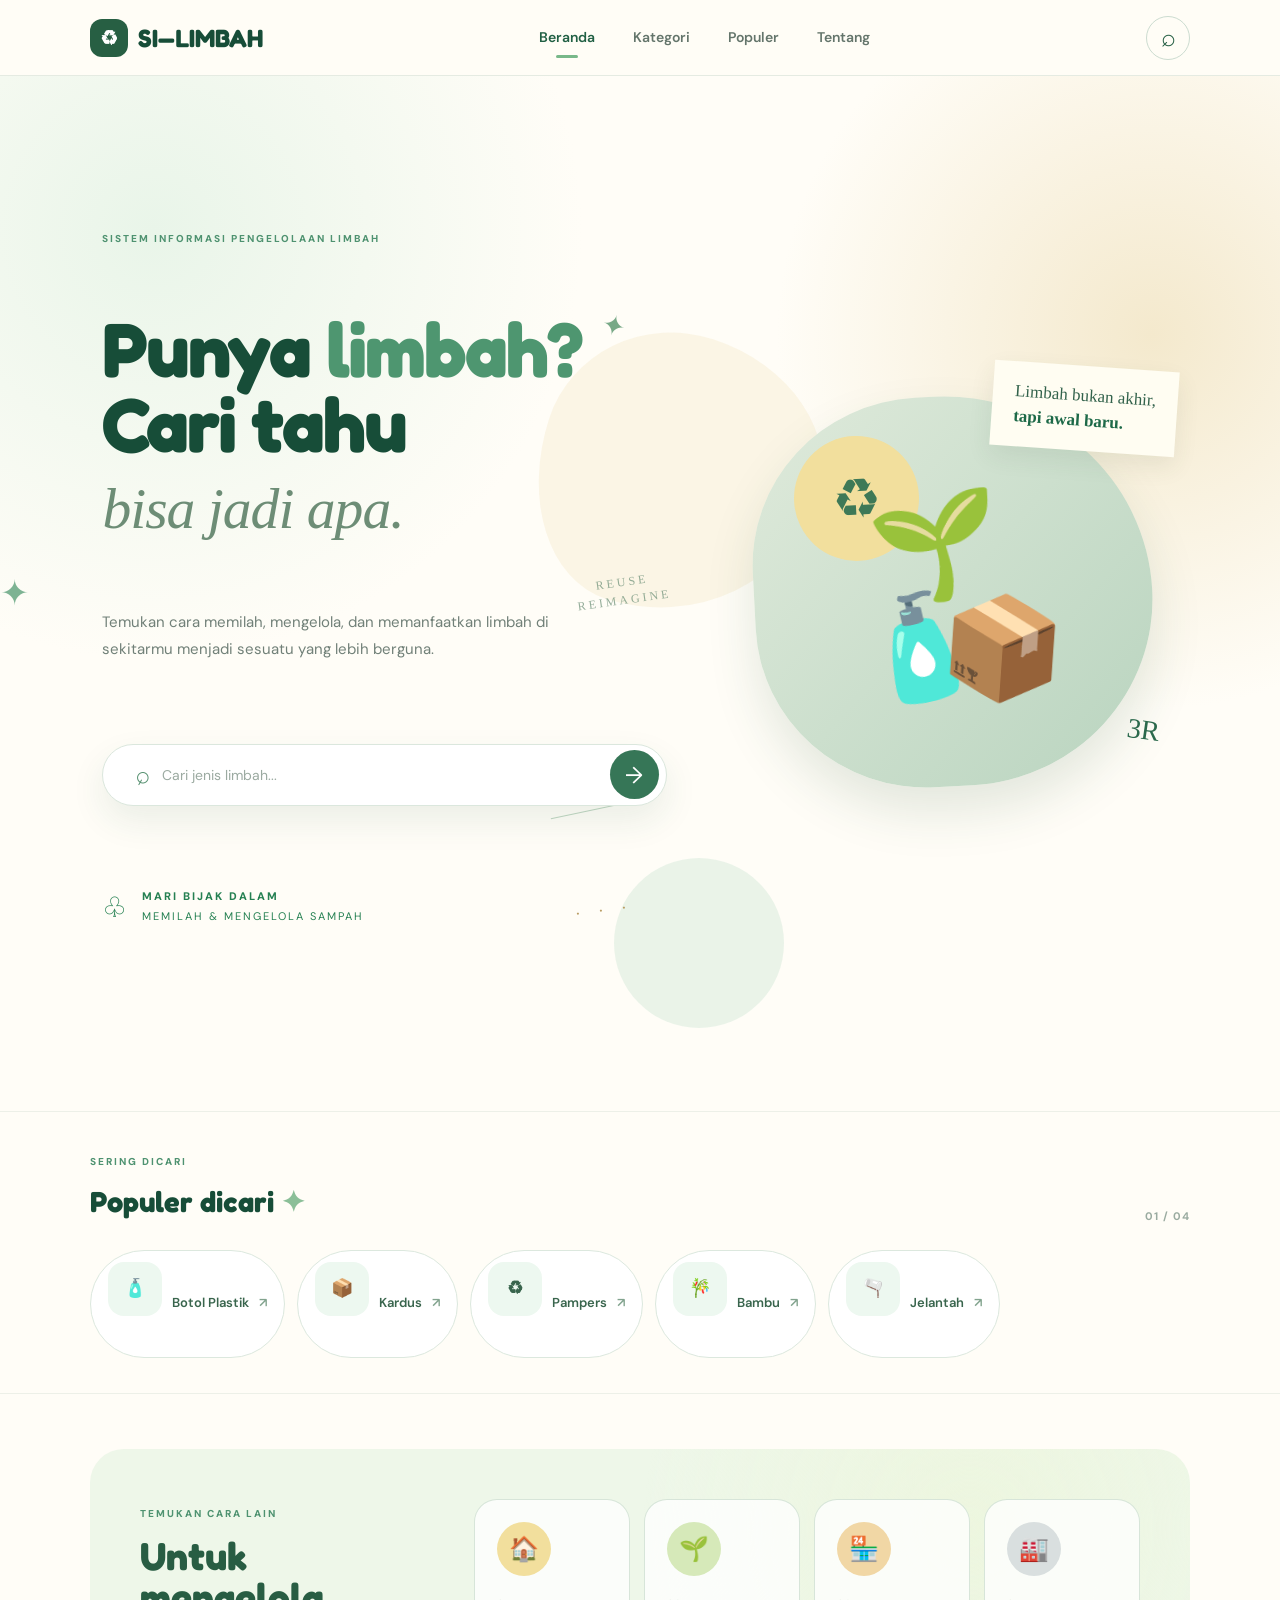
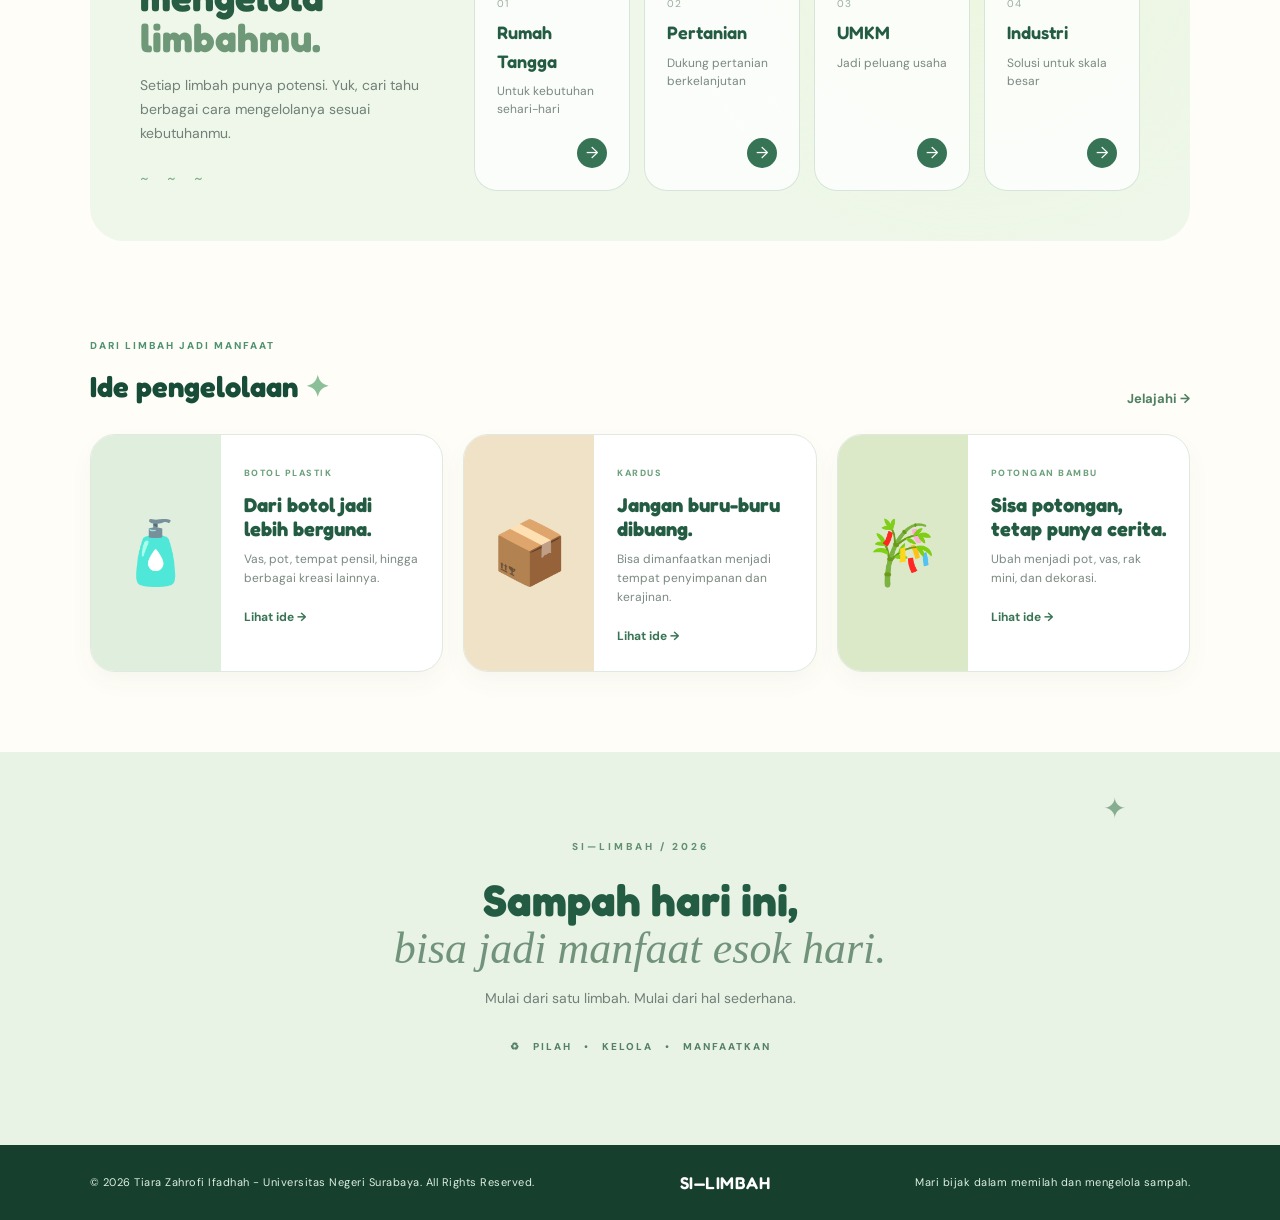
<file: index.html>
<!DOCTYPE html>
<html lang="id">

<head>

    <meta charset="UTF-8">

    <meta
        name="viewport"
        content="width=device-width, initial-scale=1.0"
    >

    <title>SI—LIMBAH</title>

    <link
        rel="stylesheet"
        href="css/style.css"
    >

</head>


<body>


<!-- =====================================================
     NAVBAR
===================================================== -->

<header class="home-navbar">

    <a
        href="index.html"
        class="home-logo"
    >
        <span class="logo-mark">♻</span>

        <span>
            SI—LIMBAH
        </span>
    </a>


    <nav class="home-nav">

        <a
            href="index.html"
            class="active"
        >
            Beranda
        </a>

        <a href="#kategori">
            Kategori
        </a>

        <a href="#popular">
            Populer
        </a>

        <a href="#tentang">
            Tentang
        </a>

    </nav>


    <a
        href="#search"
        class="nav-search"
    >
        <span>⌕</span>
    </a>

</header>



<!-- =====================================================
     HERO
===================================================== -->

<main>


<section class="home-hero">

    <div class="hero-decoration hero-leaf">
        ✦
    </div>
    <div class="hero-center-doodle doodle-one">
    ✦
</div>

<div class="hero-center-doodle doodle-two">
    · · ·
</div>

<div class="hero-center-text">
    REUSE
    <br>
    REIMAGINE
</div>

<div class="hero-center-line"></div>


    <div class="hero-content">

        <span class="hero-small-label">
            SISTEM INFORMASI PENGELOLAAN LIMBAH
        </span>


        <h1>

            Punya
            <span>limbah?</span>

            <br>

            Cari tahu
            <em>bisa jadi apa.</em>

        </h1>


        <p class="hero-description">

            Temukan cara memilah, mengelola,
            dan memanfaatkan limbah di sekitarmu
            menjadi sesuatu yang lebih berguna.

        </p>



        <!-- SEARCH -->

        <div
            class="home-search"
            id="search"
        >

            <span class="search-icon">
                ⌕
            </span>


            <input
                type="text"
                id="homeSearchInput"
                placeholder="Cari jenis limbah..."
                autocomplete="off"
            >


            <button
                type="button"
                onclick="searchFromHome()"
            >
                →
            </button>

        </div>



        <!-- TAGLINE -->

        <div class="hero-tagline">

            <span class="tagline-icon">
                ♧
            </span>

            <div>

                <strong>
                    MARI BIJAK DALAM
                </strong>

                <span>
                    MEMILAH & MENGELOLA SAMPAH
                </span>

            </div>

        </div>

    </div>



    <!-- HERO VISUAL -->

    <div class="hero-visual">

        <div class="visual-paper">

            <div class="visual-circle">
                ♻
            </div>

            <div class="visual-bottle">
                🧴
            </div>

            <div class="visual-box">
                📦
            </div>

            <div class="visual-plant">
                🌱
            </div>

        </div>


        <div class="visual-note">

            Limbah bukan akhir,

            <br>

            <strong>
                tapi awal baru.
            </strong>

        </div>


        <div class="visual-doodle">
            3R
        </div>

    </div>

</section>



<!-- =====================================================
     POPULAR
===================================================== -->

<section
    class="popular-section"
    id="popular"
>

    <div class="section-title-row">

<!-- =====================================================
     HASIL PENCARIAN (dihasilkan oleh js/script.js)
===================================================== -->

<section class="result-section" id="hasil" style="display:none;">

    <div class="section-title-row">

        <div>

            <span class="mini-label">
                HASIL PENCARIAN
            </span>

            <h2 id="resultTitle">
                Hasil pencarian
            </h2>

        </div>

    </div>

    <div id="resultContainer" class="result-list">

        <!-- Hasil akan disisipkan di sini oleh script.js -->

    </div>

</section>

<!-- Halaman detail (placeholder untuk script.js) -->
<div id="detailPage" style="display:none;">

    <button id="backToResults" class="back-button">
        ← Kembali ke hasil
    </button>

    <header id="detailPageHeader"></header>

    <div id="decisionSection" style="display:block;">

        <button id="sortingChoice" class="decision-button">Cara Pemilahan</button>

        <button id="managementChoice" class="decision-button">Pengelolaan</button>

    </div>

    <div id="sortingPage" style="display:none;"></div>

    <div id="managementPage" style="display:none;"></div>

</div>

        <div>

            <span class="mini-label">
                SERING DICARI
            </span>

            <h2>
                Populer dicari
                <span>✦</span>
            </h2>

        </div>


        <span class="section-number">
            01 / 04
        </span>

    </div>


    <div class="popular-list">


        <button
            class="popular-item"
            onclick="searchPopular('Botol Plastik')"
        >

            <span class="popular-icon">
                🧴
            </span>

            <span>
                Botol Plastik
            </span>

            <span class="popular-arrow">
                ↗
            </span>

        </button>



        <button
            class="popular-item"
            onclick="searchPopular('Kardus')"
        >

            <span class="popular-icon">
                📦
            </span>

            <span>
                Kardus
            </span>

            <span class="popular-arrow">
                ↗
            </span>

        </button>



        <button
            class="popular-item"
            onclick="searchPopular('Pampers')"
        >

            <span class="popular-icon">
                ♻
            </span>

            <span>
                Pampers
            </span>

            <span class="popular-arrow">
                ↗
            </span>

        </button>



        <button
            class="popular-item"
            onclick="searchPopular('Potongan Bambu')"
        >

            <span class="popular-icon">
                🎋
            </span>

            <span>
                Bambu
            </span>

            <span class="popular-arrow">
                ↗
            </span>

        </button>



        <button
            class="popular-item"
            onclick="searchPopular('Minyak Jelantah')"
        >

            <span class="popular-icon">
                🫗
            </span>

            <span>
                Jelantah
            </span>

            <span class="popular-arrow">
                ↗
            </span>

        </button>

    </div>

</section>



<!-- =====================================================
     KATEGORI
===================================================== -->

<section
    class="category-section"
    id="kategori"
>

    <div class="category-intro">

        <span class="mini-label">
            TEMUKAN CARA LAIN
        </span>


        <h2>

            Untuk mengelola
            <br>

            <span>limbahmu.</span>

        </h2>


        <p>

            Setiap limbah punya potensi.
            Yuk, cari tahu berbagai cara
            mengelolanya sesuai kebutuhanmu.

        </p>


        <div class="little-line">
            ~ ~ ~
        </div>

    </div>



    <div class="category-grid">


        <a
            href="#"
            class="category-card category-home"
        >

            <div class="category-icon">
                🏠
            </div>

            <span class="category-number">
                01
            </span>

            <h3>
                Rumah Tangga
            </h3>

            <p>
                Untuk kebutuhan
                sehari-hari
            </p>

            <span class="category-arrow">
                →
            </span>

        </a>



        <a
            href="#"
            class="category-card category-farm"
        >

            <div class="category-icon">
                🌱
            </div>

            <span class="category-number">
                02
            </span>

            <h3>
                Pertanian
            </h3>

            <p>
                Dukung pertanian
                berkelanjutan
            </p>

            <span class="category-arrow">
                →
            </span>

        </a>



        <a
            href="#"
            class="category-card category-umkm"
        >

            <div class="category-icon">
                🏪
            </div>

            <span class="category-number">
                03
            </span>

            <h3>
                UMKM
            </h3>

            <p>
                Jadi peluang
                usaha
            </p>

            <span class="category-arrow">
                →
            </span>

        </a>



        <a
            href="#"
            class="category-card category-industry"
        >

            <div class="category-icon">
                🏭
            </div>

            <span class="category-number">
                04
            </span>

            <h3>
                Industri
            </h3>

            <p>
                Solusi untuk
                skala besar
            </p>

            <span class="category-arrow">
                →
            </span>

        </a>

    </div>

</section>



<!-- =====================================================
     IDE PENGELOLAAN
===================================================== -->

<section
    class="idea-section"
    id="tentang"
>

    <div class="section-title-row">

        <div>

            <span class="mini-label">
                DARI LIMBAH JADI MANFAAT
            </span>

            <h2>
                Ide pengelolaan
                <span>✦</span>
            </h2>

        </div>


        <span class="idea-note">
            Jelajahi →
        </span>

    </div>



    <div class="idea-grid">


        <a
            href="detail.html?waste=Botol%20Plastik"
            class="idea-card"
        >

            <div class="idea-image idea-bottle">
                🧴
            </div>

            <div class="idea-content">

                <span>
                    BOTOL PLASTIK
                </span>

                <h3>
                    Dari botol
                    jadi lebih berguna.
                </h3>

                <p>
                    Vas, pot, tempat pensil,
                    hingga berbagai kreasi lainnya.
                </p>

                <strong>
                    Lihat ide →
                </strong>

            </div>

        </a>



        <a
            href="detail.html?waste=Kardus"
            class="idea-card"
        >

            <div class="idea-image idea-cardboard">
                📦
            </div>

            <div class="idea-content">

                <span>
                    KARDUS
                </span>

                <h3>
                    Jangan buru-buru
                    dibuang.
                </h3>

                <p>
                    Bisa dimanfaatkan menjadi
                    tempat penyimpanan dan kerajinan.
                </p>

                <strong>
                    Lihat ide →
                </strong>

            </div>

        </a>



        <a
            href="detail.html?waste=Potongan%20Bambu"
            class="idea-card"
        >

            <div class="idea-image idea-bamboo">
                🎋
            </div>

            <div class="idea-content">

                <span>
                    POTONGAN BAMBU
                </span>

                <h3>
                    Sisa potongan,
                    tetap punya cerita.
                </h3>

                <p>
                    Ubah menjadi pot, vas,
                    rak mini, dan dekorasi.
                </p>

                <strong>
                    Lihat ide →
                </strong>

            </div>

        </a>


    </div>

</section>



<!-- =====================================================
     CLOSING
===================================================== -->

<section class="home-closing">

    <div class="closing-decoration">
        ✦
    </div>


    <span>
        SI—LIMBAH / 2026
    </span>


    <h2>

        Sampah hari ini,

        <br>

        <em>
            bisa jadi manfaat esok hari.
        </em>

    </h2>


    <p>
        Mulai dari satu limbah.
        Mulai dari hal sederhana.
    </p>


    <div class="closing-line">
        ♻ &nbsp; PILAH &nbsp; • &nbsp; KELOLA &nbsp; • &nbsp; MANFAATKAN
    </div>

</section>
<footer class="home-footer">

    <span>
        © 2026 Tiara Zahrofi Ifadhah - Universitas Negeri Surabaya. All Rights Reserved.
    </span>

    <span>
        SI—LIMBAH
    </span>

    <span>
        Mari bijak dalam memilah dan mengelola sampah.
    </span>

</footer>


</main>



<!-- =====================================================
     SCRIPT
===================================================== -->

<script src="js/data.js"></script>
<script src="js/script.js"></script>


<script>

function searchFromHome() {

    const input =
        document.getElementById(
            "homeSearchInput"
        );

    const keyword =
        input.value.trim();

    if (!keyword) {

        input.focus();

        return;

    }

    window.location.href =
        "index.html?search=" +
        encodeURIComponent(keyword);

}


function searchPopular(name) {

    window.location.href =
        "index.html?search=" +
        encodeURIComponent(name);

}


document
    .getElementById("homeSearchInput")
    .addEventListener(
        "keydown",
        function(event) {

            if (event.key === "Enter") {

                searchFromHome();

            }

        }
    );

</script>


</body>

</html>
</file>
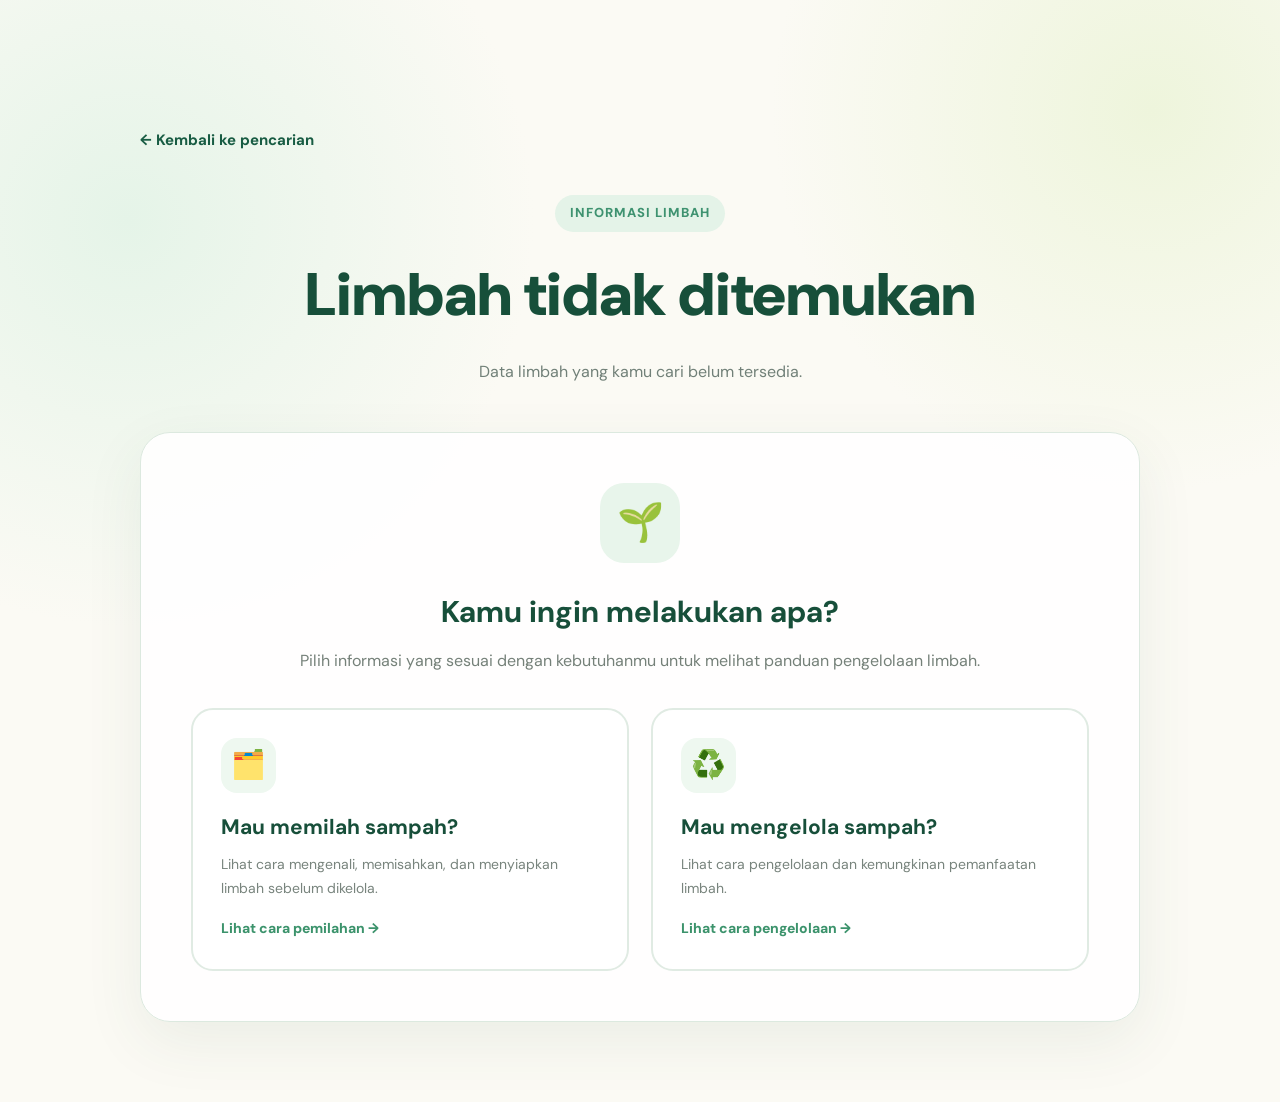
<file: detail.html>
<!DOCTYPE html>
<html lang="id">

<head>
    <meta charset="UTF-8">
    <meta name="viewport" content="width=device-width, initial-scale=1.0">

    <title>Detail Limbah | SI-LIMBAH</title>

    <link rel="stylesheet" href="css/style.css">

    <style>
        .detail-page {
            min-height: 100vh;
            background:
                radial-gradient(circle at 10% 20%, #e5f4e8 0, transparent 28%),
                radial-gradient(circle at 90% 10%, #eef5dc 0, transparent 25%),
                #fbfaf4;

            padding: 120px 20px 80px;
        }

        .detail-container {
            max-width: 1000px;
            margin: auto;
        }

        .back-button {
            display: inline-flex;
            align-items: center;
            gap: 8px;
            text-decoration: none;
            color: #185c43;
            font-weight: 700;
            margin-bottom: 35px;
        }

        .detail-header {
            text-align: center;
            margin-bottom: 45px;
        }

        .detail-label {
            display: inline-block;
            padding: 8px 15px;
            background: #e4f3e8;
            color: #3e9270;
            border-radius: 50px;
            font-size: 13px;
            font-weight: 800;
            letter-spacing: 1px;
            margin-bottom: 15px;
        }

        .detail-header h1 {
            font-size: clamp(36px, 5vw, 60px);
            color: #174f3a;
            margin: 0 0 15px;
            font-weight: 900;
        }

        .detail-header p {
            max-width: 650px;
            margin: auto;
            color: #718078;
            line-height: 1.8;
        }

        .validation-box {
            background: rgba(255,255,255,0.9);
            border: 1px solid #dce9df;
            border-radius: 30px;
            padding: 50px;
            box-shadow: 0 20px 60px rgba(45, 93, 68, 0.08);
            text-align: center;
        }

        .validation-icon {
            width: 80px;
            height: 80px;
            margin: 0 auto 25px;
            display: flex;
            align-items: center;
            justify-content: center;
            border-radius: 24px;
            background: #e8f5eb;
            font-size: 38px;
        }

        .validation-box h2 {
            color: #174f3a;
            font-size: 30px;
            margin-bottom: 12px;
        }

        .validation-box > p {
            color: #758179;
            margin-bottom: 35px;
        }

        .validation-options {
            display: grid;
            grid-template-columns: repeat(2, 1fr);
            gap: 22px;
            text-align: left;
        }

        .validation-option {
            border: 2px solid #e0ebe3;
            background: #ffffff;
            border-radius: 22px;
            padding: 28px;
            cursor: pointer;
            transition: 0.25s;
            text-decoration: none;
            color: inherit;
        }

        .validation-option:hover {
            transform: translateY(-5px);
            border-color: #78b995;
            box-shadow: 0 15px 35px rgba(40, 105, 73, 0.10);
        }

        .option-icon {
            width: 55px;
            height: 55px;
            display: flex;
            align-items: center;
            justify-content: center;
            background: #eef8f0;
            border-radius: 16px;
            font-size: 28px;
            margin-bottom: 18px;
        }

        .validation-option h3 {
            color: #174f3a;
            font-size: 21px;
            margin-bottom: 8px;
        }

        .validation-option p {
            color: #78847d;
            font-size: 14px;
            line-height: 1.7;
            margin-bottom: 15px;
        }

        .option-arrow {
            color: #3c936c;
            font-weight: 800;
            font-size: 14px;
        }

        @media (max-width: 700px) {

            .detail-page {
                padding: 100px 15px 50px;
            }

            .validation-box {
                padding: 30px 20px;
            }

            .validation-options {
                grid-template-columns: 1fr;
            }

        }
    </style>
</head>


<body>

    <main class="detail-page">

        <div class="detail-container">

            <a href="index.html" class="back-button">
                ← Kembali ke pencarian
            </a>


            <div class="detail-header">

                <span class="detail-label">
                    INFORMASI LIMBAH
                </span>

                <h1 id="wasteName">
                    Limbah
                </h1>

                <p id="wasteDescription">
                    Pilih informasi yang ingin kamu ketahui
                    mengenai limbah ini.
                </p>

            </div>


            <section class="validation-box">

                <div class="validation-icon">
                    🌱
                </div>

                <h2>
                    Kamu ingin melakukan apa?
                </h2>

                <p>
                    Pilih informasi yang sesuai dengan kebutuhanmu
                    untuk melihat panduan pengelolaan limbah.
                </p>


                <div class="validation-options">

                    <!-- PILAH -->

                    <a
                        href="#"
                        id="pilahButton"
                        class="validation-option"
                    >

                        <div class="option-icon">
                            🗂️
                        </div>

                        <h3>
                            Mau memilah sampah?
                        </h3>

                        <p>
                            Lihat cara mengenali, memisahkan,
                            dan menyiapkan limbah sebelum dikelola.
                        </p>

                        <span class="option-arrow">
                            Lihat cara pemilahan →
                        </span>

                    </a>


                    <!-- KELOLA -->

                    <a
                        href="#"
                        id="kelolaButton"
                        class="validation-option"
                    >

                        <div class="option-icon">
                            ♻️
                        </div>

                        <h3>
                            Mau mengelola sampah?
                        </h3>

                        <p>
                            Lihat cara pengelolaan dan kemungkinan
                            pemanfaatan limbah.
                        </p>

                        <span class="option-arrow">
                            Lihat cara pengelolaan →
                        </span>

                    </a>

                </div>

            </section>

        </div>

    </main>


    <!-- DATA LIMBAH -->

    <script src="js/data.js"></script>


    <script>

const params =
    new URLSearchParams(window.location.search);

const wasteName =
    params.get("waste");

const normalizedWasteName =
    wasteName
        ? wasteName
            .replace(/-/g, " ")
            .trim()
            .toLowerCase()
        : "";

const waste =
    wasteData.find(function(item) {

        return item.name
            .trim()
            .toLowerCase() === normalizedWasteName;

    });


        if (waste) {

            document.getElementById("wasteName").textContent =
                waste.name;

            document.getElementById("wasteDescription").textContent =
                waste.description;


            document.getElementById("pilahButton").href =
                "proses.html?mode=pilah&waste=" +
                encodeURIComponent(waste.name);


            document.getElementById("kelolaButton").href =
                "proses.html?mode=kelola&waste=" +
                encodeURIComponent(waste.name);

        } else {

            document.getElementById("wasteName").textContent =
                "Limbah tidak ditemukan";

            document.getElementById("wasteDescription").textContent =
                "Data limbah yang kamu cari belum tersedia.";

        }

    </script>

</body>

</html>
</file>
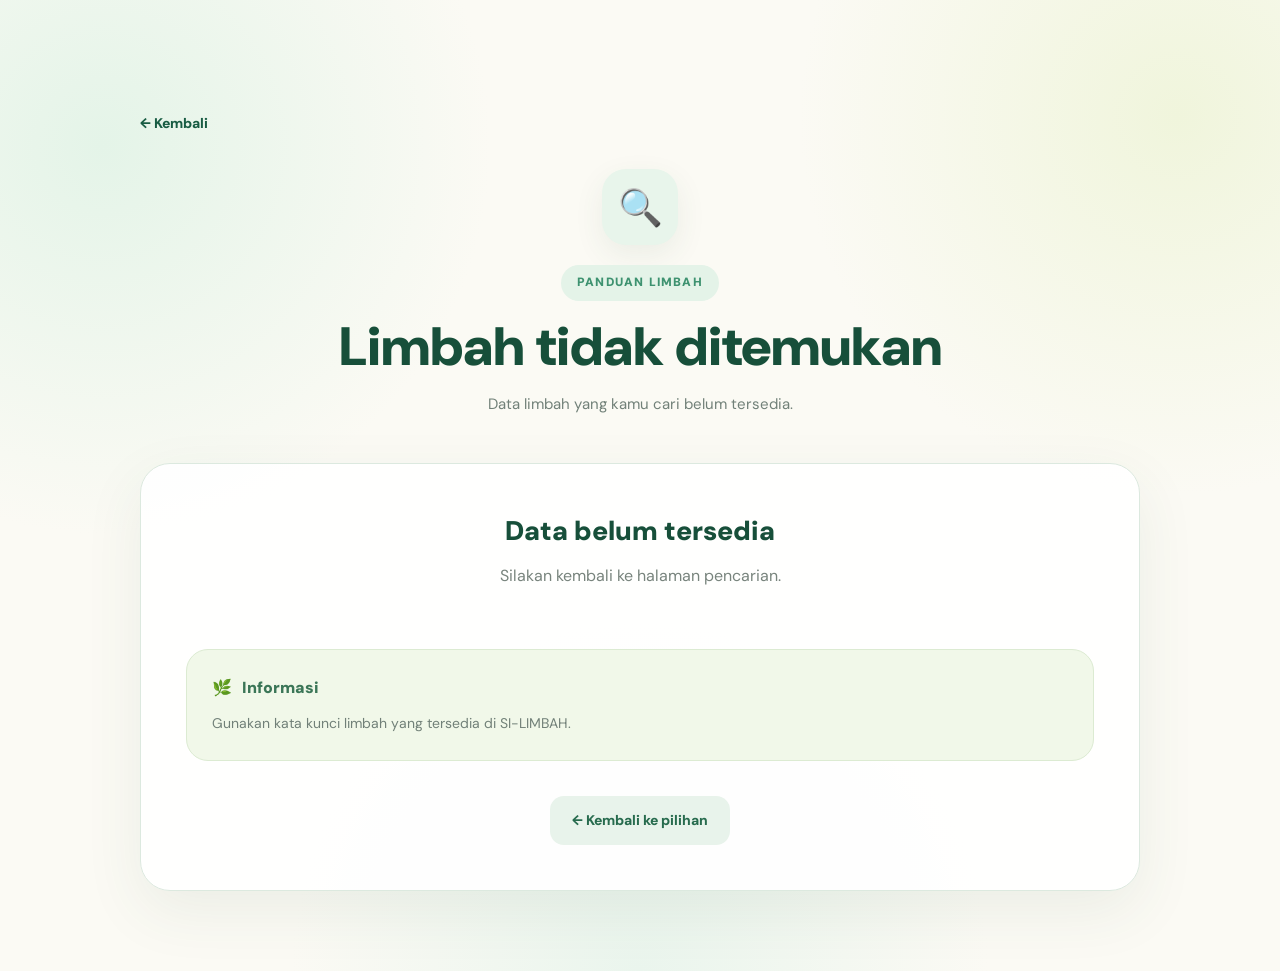
<file: proses.html>
<!DOCTYPE html>
<html lang="id">

<head>
    <meta charset="UTF-8">
    <meta name="viewport" content="width=device-width, initial-scale=1.0">

    <title>Panduan Limbah | SI-LIMBAH</title>

    <link rel="stylesheet" href="css/style.css">

    <style>

        /* =========================================
           HALAMAN PROSES
        ========================================= */

        .process-page {
            min-height: 100vh;

            background:
                radial-gradient(
                    circle at 8% 15%,
                    #e4f4e8 0,
                    transparent 27%
                ),
                radial-gradient(
                    circle at 92% 12%,
                    #f0f5dc 0,
                    transparent 26%
                ),
                radial-gradient(
                    circle at 50% 100%,
                    #eaf5ed 0,
                    transparent 30%
                ),
                #fbfaf4;

            padding: 110px 20px 80px;
        }


        .process-container {
            max-width: 1000px;
            margin: auto;
        }


        /* =========================================
           BACK BUTTON
        ========================================= */

        .process-back {
            display: inline-flex;
            align-items: center;
            gap: 8px;

            text-decoration: none;

            color: #185c43;

            font-size: 14px;
            font-weight: 800;

            margin-bottom: 35px;

            transition: 0.2s;
        }


        .process-back:hover {
            transform: translateX(-4px);
        }


        /* =========================================
           HEADER
        ========================================= */

        .process-header {
            text-align: center;

            margin-bottom: 45px;
        }


        .process-label {
            display: inline-block;

            padding: 8px 16px;

            background: #e4f3e8;
            color: #3e9270;

            border-radius: 50px;

            font-size: 12px;
            font-weight: 900;

            letter-spacing: 1.2px;

            margin-bottom: 16px;
        }


        .process-icon {
            width: 76px;
            height: 76px;

            margin: 0 auto 20px;

            display: flex;
            align-items: center;
            justify-content: center;

            background: #e8f5eb;

            border-radius: 24px;

            font-size: 36px;

            box-shadow:
                0 10px 30px
                rgba(45, 93, 68, 0.08);
        }


        .process-header h1 {
            color: #174f3a;

            font-size: clamp(34px, 5vw, 54px);

            line-height: 1.1;

            margin: 0 0 15px;

            font-weight: 900;
        }


        .process-header p {
            max-width: 650px;

            margin: auto;

            color: #718078;

            line-height: 1.8;

            font-size: 15px;
        }


        /* =========================================
           MAIN CONTENT
        ========================================= */

        .guide-box {
            background: rgba(255, 255, 255, 0.92);

            border: 1px solid #dce9df;

            border-radius: 30px;

            padding: 45px;

            box-shadow:
                0 20px 60px
                rgba(45, 93, 68, 0.08);
        }


        .guide-title {
            text-align: center;

            color: #174f3a;

            font-size: 27px;

            margin: 0 0 10px;

            font-weight: 900;
        }


        .guide-description {
            text-align: center;

            max-width: 650px;

            margin: 0 auto 35px;

            color: #78847d;

            line-height: 1.7;
        }


        /* =========================================
           STEP CARDS
        ========================================= */

        .steps {
            display: grid;

            grid-template-columns:
                repeat(2, 1fr);

            gap: 20px;
        }


        .step-card {
            position: relative;

            background: #fbfdfb;

            border: 1px solid #dfebe2;

            border-radius: 22px;

            padding: 25px;

            transition: 0.25s;
        }


        .step-card:hover {
            transform: translateY(-4px);

            border-color: #9bcbb0;

            box-shadow:
                0 12px 30px
                rgba(45, 93, 68, 0.08);
        }


        .step-number {
            width: 42px;
            height: 42px;

            display: flex;
            align-items: center;
            justify-content: center;

            background: #e4f3e8;

            color: #347b5c;

            border-radius: 14px;

            font-size: 16px;
            font-weight: 900;

            margin-bottom: 18px;
        }


        .step-card h3 {
            color: #174f3a;

            font-size: 19px;

            margin: 0 0 9px;

            font-weight: 800;
        }


        .step-card p {
            color: #78847d;

            font-size: 14px;

            line-height: 1.75;

            margin: 0;
        }


        /* =========================================
           TIPS
        ========================================= */

        .tips-box {
            margin-top: 25px;

            background: #f1f8e9;

            border: 1px solid #dcebd2;

            border-radius: 22px;

            padding: 25px;
        }


        .tips-title {
            display: flex;

            align-items: center;

            gap: 10px;

            color: #3b7657;

            font-size: 16px;

            font-weight: 900;

            margin-bottom: 10px;
        }


        .tips-box p {
            color: #718078;

            font-size: 14px;

            line-height: 1.75;

            margin: 0;
        }


        /* =========================================
           BOTTOM BUTTON
        ========================================= */

        .bottom-navigation {
            display: flex;

            justify-content: center;

            gap: 15px;

            margin-top: 35px;
        }


        .back-detail-button {
            display: inline-flex;

            align-items: center;
            justify-content: center;

            padding: 13px 22px;

            border-radius: 14px;

            background: #e8f3eb;

            color: #276b4e;

            text-decoration: none;

            font-size: 14px;

            font-weight: 800;

            transition: 0.2s;
        }


        .back-detail-button:hover {
            transform: translateY(-2px);

            background: #dcefe2;
        }


        /* =========================================
           RESPONSIVE
        ========================================= */

        @media (max-width: 700px) {

            .process-page {
                padding: 90px 15px 50px;
            }


            .guide-box {
                padding: 30px 20px;
            }


            .steps {
                grid-template-columns: 1fr;
            }


            .process-header h1 {
                font-size: 38px;
            }

        }

    </style>
</head>


<body>

    <main class="process-page">

        <div class="process-container">

            <!-- KEMBALI -->
            <a
                href="#"
                id="backButton"
                class="process-back"
            >
                ← Kembali
            </a>


            <!-- HEADER -->
            <header class="process-header">

                <div
                    class="process-icon"
                    id="processIcon"
                >
                    🌱
                </div>


                <span class="process-label">
                    PANDUAN LIMBAH
                </span>


                <h1 id="processTitle">
                    Panduan Limbah
                </h1>


                <p id="processDescription">
                    Informasi mengenai pengelolaan limbah.
                </p>

            </header>


            <!-- CONTENT -->
            <section class="guide-box">

                <h2
                    class="guide-title"
                    id="guideTitle"
                >
                    Langkah yang dapat dilakukan
                </h2>


                <p
                    class="guide-description"
                    id="guideDescription"
                >
                    Ikuti langkah berikut sesuai dengan jenis
                    limbah yang kamu miliki.
                </p>


                <!-- LANGKAH -->
                <div
                    class="steps"
                    id="stepsContainer"
                >
                </div>


                <!-- TIPS -->
                <div class="tips-box">

                    <div class="tips-title">
                        🌿
                        <span id="tipsTitle">
                            Catatan penting
                        </span>
                    </div>


                    <p id="tipsDescription">
                        Pastikan pengelolaan dilakukan dengan
                        cara yang sesuai dengan karakteristik
                        limbah.
                    </p>

                </div>


                <!-- NAVIGASI -->
                <div class="bottom-navigation">

                    <a
                        href="#"
                        id="backDetailButton"
                        class="back-detail-button"
                    >
                        ← Kembali ke pilihan
                    </a>

                </div>

            </section>

        </div>

    </main>


    <!-- DATA LIMBAH -->
    <script src="js/data.js"></script>
    <script src="js/management.js"></script>


    <script>

        /* =========================================
           AMBIL DATA DARI URL
        ========================================= */

        const params =
            new URLSearchParams(window.location.search);


        const mode =
            params.get("mode");


        const wasteName =
            params.get("waste");


        /* =========================================
           CARI DATA LIMBAH
        ========================================= */

        const waste =
            wasteData.find(function(item) {

                return item.name
                    .trim()
                    .toLowerCase() ===
                    (wasteName || "")
                        .replace(/-/g, " ")
                        .trim()
                        .toLowerCase();

            });


        /* =========================================
           ELEMEN HTML
        ========================================= */

        const processIcon =
            document.getElementById("processIcon");

        const processTitle =
            document.getElementById("processTitle");

        const processDescription =
            document.getElementById("processDescription");

        const guideTitle =
            document.getElementById("guideTitle");

        const guideDescription =
            document.getElementById("guideDescription");

        const stepsContainer =
            document.getElementById("stepsContainer");

        const tipsTitle =
            document.getElementById("tipsTitle");

        const tipsDescription =
            document.getElementById("tipsDescription");

        const backButton =
            document.getElementById("backButton");

        const backDetailButton =
            document.getElementById("backDetailButton");


        /* =========================================
           JIKA DATA TIDAK DITEMUKAN
        ========================================= */

        if (!waste) {

            processIcon.textContent = "🔍";

            processTitle.textContent =
                "Limbah tidak ditemukan";

            processDescription.textContent =
                "Data limbah yang kamu cari belum tersedia.";

            guideTitle.textContent =
                "Data belum tersedia";

            guideDescription.textContent =
                "Silakan kembali ke halaman pencarian.";

            stepsContainer.innerHTML = "";

            tipsTitle.textContent =
                "Informasi";

            tipsDescription.textContent =
                "Gunakan kata kunci limbah yang tersedia di SI-LIMBAH.";

            backButton.href =
                "index.html";

            backDetailButton.href =
                "index.html";

        }


        /* =========================================
           JIKA MODE = PILAH
        ========================================= */

        else if (mode === "pilah") {

            processIcon.textContent =
                "🗂️";


            processTitle.textContent =
                "Cara Memilah " + waste.name;


            processDescription.textContent =
                "Pelajari langkah sederhana untuk mengenali dan memisahkan " +
                waste.name +
                " sebelum masuk ke tahap pengelolaan.";


            guideTitle.textContent =
                "Langkah Pemilahan";


            guideDescription.textContent =
                "Pemilahan membantu memisahkan limbah berdasarkan jenis dan kondisi sebelum dikelola lebih lanjut.";


            const steps = [

                {
                    title: "Kenali jenis limbah",
                    description:
                        "Pastikan terlebih dahulu bahwa limbah yang kamu miliki sesuai dengan jenis \"" +
                        waste.name +
                        "\"."
                },

                {
                    title: "Pisahkan dari limbah lain",
                    description:
                        "Pisahkan " +
                        waste.name +
                        " dari jenis limbah lain agar lebih mudah dikelola."
                },

                {
                    title: "Periksa kondisi limbah",
                    description:
                        "Perhatikan kondisi limbah dan pisahkan bagian yang tidak sesuai untuk proses pengelolaan berikutnya."
                },

                {
                    title: "Siapkan untuk dikelola",
                    description:
                        "Setelah dipilah, simpan limbah pada tempat yang sesuai sampai masuk ke tahap pengelolaan."
                }

            ];


            stepsContainer.innerHTML =
                steps.map(function(step, index) {

                    return `

                        <article class="step-card">

                            <div class="step-number">
                                ${index + 1}
                            </div>

                            <h3>
                                ${step.title}
                            </h3>

                            <p>
                                ${step.description}
                            </p>

                        </article>

                    `;

                }).join("");


            tipsTitle.textContent =
                "Tips pemilahan";


            tipsDescription.textContent =
                "Lakukan pemilahan sedini mungkin agar limbah tidak tercampur dan lebih mudah diarahkan ke proses pengelolaan yang sesuai.";

        }


       /* =========================================
   JIKA MODE = KELOLA
========================================= */

else if (mode === "kelola") {

    processIcon.textContent = "♻️";

    processTitle.textContent =
        "Mau dibuat jadi apa?";

    processDescription.textContent =
        "Pilih kreasi yang ingin kamu buat dari limbah " +
        waste.name + ".";

    guideTitle.textContent =
        "Pilih Ide Pengelolaan";

    guideDescription.textContent =
        "Temukan berbagai cara untuk mengolah kembali " +
        waste.name +
        " menjadi barang yang lebih berguna dan menarik.";

  const managementOptions =
    managementData[waste.name] || [];

stepsContainer.innerHTML = "";

managementOptions.forEach(function(option) {

    const card =
        document.createElement("div");

    card.className =
        "management-card";

    card.innerHTML = `
        <div class="management-icon">
            ${option.icon}
        </div>

        <h3>
            ${option.title}
        </h3>

        <p>
            ${option.description}
        </p>

        <button
            class="detail-button"
            onclick="openTutorial(
                '${waste.name}',
                '${option.slug}'
            )"
        >
            Lihat tutorial →
        </button>
    `;

    stepsContainer.appendChild(card);

});

        }


        /* =========================================
           TOMBOL KEMBALI
        ========================================= */

        if (waste) {

            backButton.href =
                "detail.html?waste=" +
                encodeURIComponent(waste.name);


            backDetailButton.href =
                "detail.html?waste=" +
                encodeURIComponent(waste.name);

        } function openTutorial(wasteName, ideaSlug) {

    window.location.href =
        "tutorial.html?waste=" +
        encodeURIComponent(wasteName) +
        "&idea=" +
        encodeURIComponent(ideaSlug);

}

    </script>

</body>

</html>
</file>
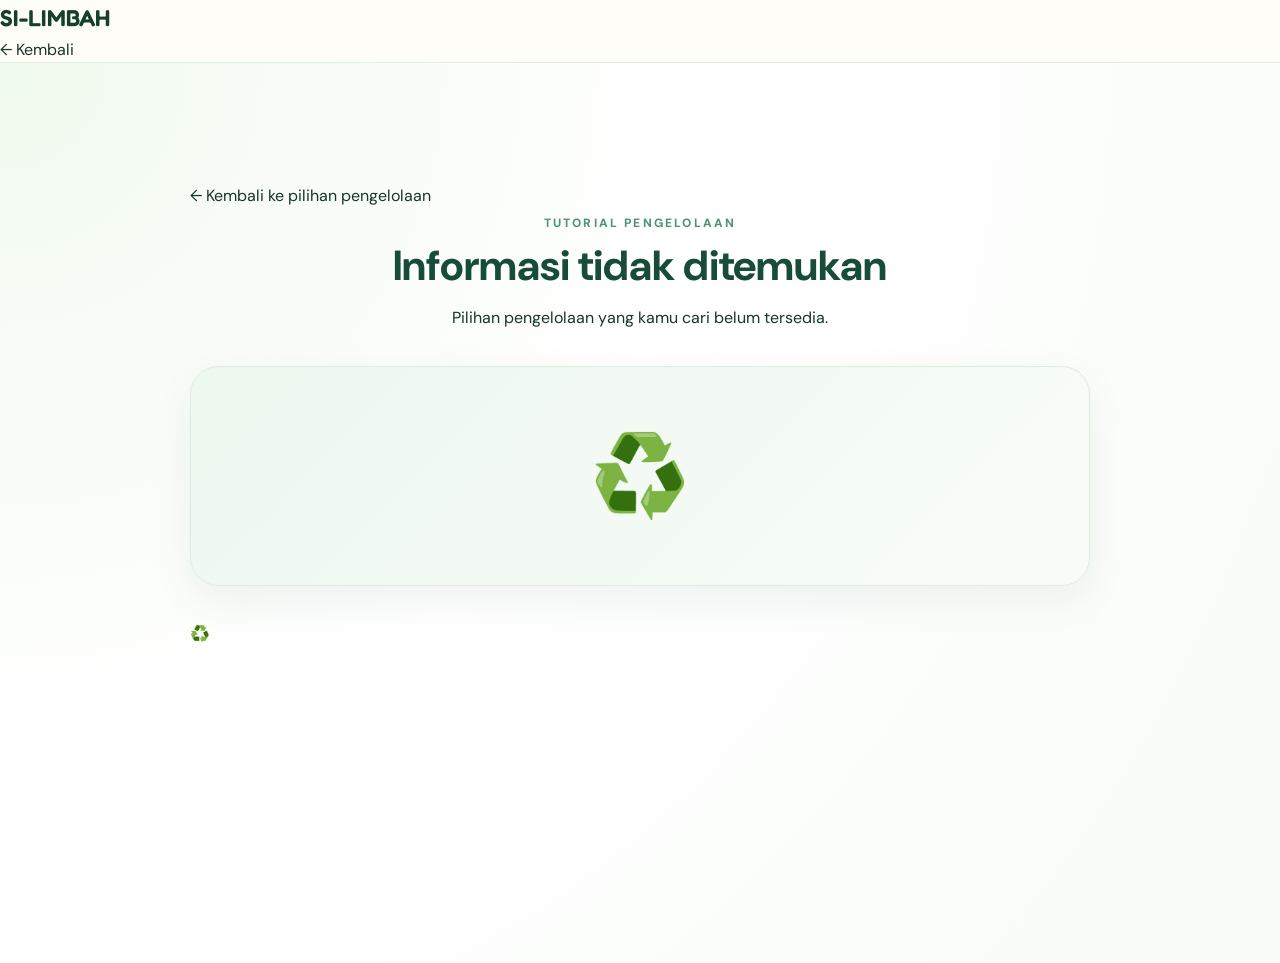
<file: tutorial.html>
<!DOCTYPE html>
<html lang="id">

<head>

    <meta charset="UTF-8">

    <meta
        name="viewport"
        content="width=device-width, initial-scale=1.0"
    >

    <title>Tutorial Pengelolaan - SI-LIMBAH</title>

    <link
        rel="stylesheet"
        href="css/style.css"
    >

</head>


<body>

    <!-- =========================
         NAVBAR
    ========================== -->

    <header class="navbar">

        <div class="nav-container">

            <a
                href="index.html"
                class="logo"
            >
                SI-LIMBAH
            </a>

            <a
                href="index.html"
                class="nav-back"
            >
                ← Kembali
            </a>

        </div>

    </header>



    <!-- =========================
         TUTORIAL PAGE
    ========================== -->

    <main class="tutorial-page">

        <div class="tutorial-container">


            <!-- BACK -->

            <a
                href="#"
                id="backProcess"
                class="back-link"
            >
                ← Kembali ke pilihan pengelolaan
            </a>



            <!-- HEADER -->

            <section class="tutorial-header">

                <span
                    class="section-label"
                    id="tutorialLabel"
                >
                    TUTORIAL PENGELOLAAN
                </span>


                <h1 id="tutorialTitle">
                    Memuat informasi...
                </h1>


                <p id="tutorialDescription">
                    Memuat informasi pengelolaan limbah.
                </p>

            </section>



            <!-- IMAGE / ICON -->

            <section class="tutorial-visual">

                <div
                    class="tutorial-placeholder"
                    id="tutorialVisual"
                >
                    ♻️
                </div>

            </section>

            <!-- VISUAL -->
                <div id="tutorialVisual">
                     ♻️
                </div>

            <!-- BAHAN -->

            <section
                class="tutorial-section"
                id="materialsSection"
            >

                <div class="tutorial-section-heading">

                    <span class="section-label">
                        YANG DIBUTUHKAN
                    </span>

                    <h2>
                        Bahan & Peralatan
                    </h2>

                </div>


                <div
                    class="materials-list"
                    id="materialsList"
                >
                </div>

            </section>



            <!-- LANGKAH -->

            <section
                class="tutorial-section"
                id="stepsSection"
            >

                <div class="tutorial-section-heading">

                    <span class="section-label">
                        CARA PENGELOLAAN
                    </span>

                    <h2>
                        Langkah-langkah
                    </h2>

                </div>


                <div
                    class="tutorial-steps"
                    id="stepsList"
                >
                </div>

            </section>



            <!-- TIPS -->

            <section
                class="tutorial-tips"
                id="tipsSection"
            >

                <div class="tips-icon">
                    💡
                </div>


                <div>

                    <span class="section-label">
                        CATATAN PENTING
                    </span>

                    <h3>
                        Tips & Perhatian
                    </h3>


                    <ul id="tipsList">
                    </ul>

                </div>

            </section>



        </div>

    </main>



    <!-- =========================
         SCRIPT
    ========================== -->

    <script src="js/data.js"></script>

    <script src="js/management.js"></script>


    <script>

        const params =
            new URLSearchParams(
                window.location.search
            );


        const wasteName =
            params.get("waste");


        const ideaSlug =
            params.get("idea");



        /*
         * Cari data limbah
         */

        const waste =
            wasteData.find(function(item) {

                return item.name
                    .trim()
                    .toLowerCase() ===
                    (wasteName || "")
                        .replace(/-/g, " ")
                        .trim()
                        .toLowerCase();

            });



        /*
         * Cari pilihan pengelolaan
         */

        const options =
            managementData[wasteName] || [];


        const selectedIdea =
            options.find(function(item) {

                return item.slug === ideaSlug;

            });



        /*
         * Elemen halaman
         */

        const tutorialTitle =
            document.getElementById(
                "tutorialTitle"
            );


        const tutorialDescription =
            document.getElementById(
                "tutorialDescription"
            );


        const tutorialVisual =
            document.getElementById(
                "tutorialVisual"
            );


        const materialsList =
            document.getElementById(
                "materialsList"
            );


        const stepsList =
            document.getElementById(
                "stepsList"
            );


        const tipsList =
            document.getElementById(
                "tipsList"
            );


        const materialsSection =
            document.getElementById(
                "materialsSection"
            );


        const stepsSection =
            document.getElementById(
                "stepsSection"
            );


        const tipsSection =
            document.getElementById(
                "tipsSection"
            );


        const backProcess =
            document.getElementById(
                "backProcess"
            );



        /*
         * Jika data tidak ditemukan
         */

        if (!selectedIdea) {

            tutorialTitle.textContent =
                "Informasi tidak ditemukan";


            tutorialDescription.textContent =
                "Pilihan pengelolaan yang kamu cari belum tersedia.";


            materialsSection.style.display =
                "none";


            stepsSection.style.display =
                "none";


            tipsSection.style.display =
                "none";

        }


        /*
         * Jika data ditemukan
         */

        else {

            tutorialTitle.textContent =
                selectedIdea.title;


            tutorialDescription.textContent =
                selectedIdea.description;


            /*
             * Icon sementara
             */

            tutorialVisual.textContent =
                selectedIdea.icon || "♻️";



            /*
             * Tombol kembali
             */

            backProcess.href =
                "proses.html?mode=kelola&waste=" +
                encodeURIComponent(
                    waste
                        ? waste.name
                        : wasteName
                );



            /*
             * BAHAN
             */

            materialsList.innerHTML = "";


            if (
                selectedIdea.materials &&
                selectedIdea.materials.length > 0
            ) {

                selectedIdea.materials.forEach(
                    function(material) {

                        const item =
                            document.createElement(
                                "div"
                            );


                        item.className =
                            "material-item";


                        item.innerHTML = `
                            <span>✓</span>
                            <p>${material}</p>
                        `;


                        materialsList.appendChild(
                            item
                        );

                    }
                );

            }
            else {

                materialsSection.style.display =
                    "none";

            }



            /*
             * LANGKAH
             */

            stepsList.innerHTML = "";


            if (
                selectedIdea.steps &&
                selectedIdea.steps.length > 0
            ) {

                selectedIdea.steps.forEach(
                    function(step, index) {

                        const item =
                            document.createElement(
                                "div"
                            );


                        item.className =
                            "tutorial-step";


                        item.innerHTML = `
                            <div class="tutorial-step-number">
                                ${index + 1}
                            </div>

                            <div class="tutorial-step-content">
                                <p>${step}</p>
                            </div>
                        `;


                        stepsList.appendChild(
                            item
                        );

                    }
                );

            }
            else {

                stepsSection.style.display =
                    "none";

            }



            /*
             * TIPS
             */

            tipsList.innerHTML = "";


            if (
                selectedIdea.tips &&
                selectedIdea.tips.length > 0
            ) {

                selectedIdea.tips.forEach(
                    function(tip) {

                        const item =
                            document.createElement(
                                "li"
                            );


                        item.textContent =
                            tip;


                        tipsList.appendChild(
                            item
                        );

                    }
                );

            }
            else {

                tipsSection.style.display =
                    "none";

            }

        }

    </script>

</body>

</html>
</file>
<file: css/style.css>
/* =========================================================
   SI-LIMBAH
   Pastel Green / Playful / Modern
========================================================= */

@import url('https://fonts.googleapis.com/css2?family=DM+Sans:wght@400;500;600;700&family=Fredoka:wght@400;500;600;700&display=swap');

:root {
    --green-900: #173f2d;
    --green-800: #1f5a40;
    --green-700: #2e7655;
    --green-600: #4d9672;
    --green-500: #78b991;
    --green-300: #bfe1ca;
    --green-200: #dcefe2;
    --green-100: #edf8f0;
    --mint: #f3fbf5;

    --cream: #fffdf7;
    --yellow: #f5d98a;
    --orange: #e9aa68;
    --pink: #e9b8b8;

    --text: #17352a;
    --muted: #718078;
    --border: #dce9df;
    --white: #ffffff;

    --shadow-soft: 0 18px 45px rgba(35, 86, 58, 0.09);
    --shadow-card: 0 12px 30px rgba(35, 86, 58, 0.08);

    --heading: "Fredoka", "Trebuchet MS", sans-serif;
    --body: "DM Sans", Arial, sans-serif;
}

/* =========================================================
   RESET
========================================================= */

* {
    box-sizing: border-box;
    margin: 0;
    padding: 0;
}

html {
    scroll-behavior: smooth;
}

body {
    font-family: var(--body);
    color: var(--text);
    background: var(--cream);
    line-height: 1.6;
    overflow-x: hidden;
}

button,
input {
    font: inherit;
}

button {
    cursor: pointer;
}

a {
    color: inherit;
    text-decoration: none;
}

.container {
    width: min(1120px, calc(100% - 40px));
    margin: 0 auto;
}

/* =========================================================
   BACKGROUND DECORATION
========================================================= */

.page-decoration {
    position: fixed;
    width: 260px;
    height: 260px;
    border-radius: 50%;
    pointer-events: none;
    z-index: -1;
    filter: blur(2px);
}

.decoration-one {
    top: 35%;
    left: -180px;
    background: rgba(188, 225, 201, 0.25);
}

.decoration-two {
    right: -180px;
    bottom: 10%;
    background: rgba(245, 217, 138, 0.15);
}

/* =========================================================
   NAVBAR
========================================================= */

.navbar {
    position: sticky;
    top: 0;
    z-index: 1000;
    background: rgba(255, 253, 247, 0.92);
    backdrop-filter: blur(14px);
    border-bottom: 1px solid rgba(220, 233, 223, 0.85);
}

.navbar-content {
    min-height: 82px;
    display: flex;
    align-items: center;
    justify-content: space-between;
    gap: 30px;
}

.logo {
    display: flex;
    align-items: center;
    gap: 11px;
    font-family: var(--heading);
    font-size: 23px;
    font-weight: 600;
    letter-spacing: 0.3px;
    color: var(--green-900);
}

.logo-icon {
    width: 43px;
    height: 43px;
    display: grid;
    place-items: center;
    color: var(--white);
    background: var(--green-800);
    border-radius: 14px 14px 14px 5px;
    font-size: 22px;
    box-shadow: 0 8px 20px rgba(31, 90, 64, 0.18);
}

.nav-menu {
    display: flex;
    align-items: center;
    gap: 32px;
}

.nav-menu a {
    color: #5e6c64;
    font-size: 14px;
    font-weight: 600;
    transition: 0.25s ease;
}

.nav-menu a:hover {
    color: var(--green-800);
}

.nav-button {
    display: inline-flex;
    align-items: center;
    gap: 10px;
    padding: 13px 20px;
    background: var(--green-900);
    color: var(--white);
    border-radius: 13px;
    font-size: 14px;
    font-weight: 700;
    box-shadow: 0 8px 20px rgba(23, 63, 45, 0.15);
    transition: 0.25s ease;
}

.nav-button:hover {
    transform: translateY(-2px);
    background: var(--green-800);
}

/* =========================================================
   HERO
========================================================= */

.hero {
    position: relative;
    min-height: 650px;
    display: flex;
    align-items: center;
    overflow: hidden;
    background:
        radial-gradient(circle at 78% 20%, rgba(255,255,255,0.75) 0 7%, transparent 7.5%),
        linear-gradient(135deg, #edf8f0 0%, #e4f3e8 50%, #f8f4e7 100%);
}

.hero::before {
    content: "";
    position: absolute;
    width: 520px;
    height: 520px;
    right: -170px;
    top: -180px;
    border-radius: 50%;
    background: rgba(190, 225, 202, 0.38);
}

.hero::after {
    content: "";
    position: absolute;
    width: 300px;
    height: 300px;
    left: -160px;
    bottom: -180px;
    border-radius: 50%;
    background: rgba(245, 217, 138, 0.18);
}

.hero-content {
    position: relative;
    z-index: 2;
    display: grid;
    grid-template-columns: 1.08fr 0.92fr;
    align-items: center;
    gap: 50px;
    padding: 80px 0 100px;
}

.hero-text {
    max-width: 670px;
}

.hero-badge {
    width: fit-content;
    display: inline-flex;
    align-items: center;
    gap: 9px;
    padding: 8px 14px;
    margin-bottom: 23px;
    border: 1px solid rgba(120, 185, 145, 0.35);
    border-radius: 999px;
    background: rgba(255, 255, 255, 0.72);
    color: var(--green-800);
    font-size: 13px;
    font-weight: 700;
    box-shadow: 0 8px 20px rgba(44, 91, 62, 0.05);
}

.hero h1 {
    font-family: var(--heading);
    color: var(--green-900);
    font-size: clamp(46px, 6vw, 76px);
    line-height: 0.98;
    font-weight: 600;
    letter-spacing: -1.5px;
    margin-bottom: 24px;
}

.hero h1 span {
    display: block;
    color: var(--green-600);
}

.hero-description {
    max-width: 570px;
    color: #65746b;
    font-size: 16px;
    line-height: 1.8;
    margin-bottom: 28px;
}

/* SEARCH */

.search-box {
    width: min(690px, 100%);
    display: flex;
    align-items: center;
    gap: 12px;
    padding: 8px;
    background: rgba(255, 255, 255, 0.92);
    border: 1px solid rgba(190, 216, 198, 0.9);
    border-radius: 19px;
    box-shadow: var(--shadow-soft);
}

.search-icon {
    margin-left: 12px;
    color: var(--green-700);
    font-size: 29px;
    line-height: 1;
    transform: rotate(-15deg);
}

.search-box input {
    flex: 1;
    min-width: 0;
    border: none;
    outline: none;
    background: transparent;
    color: var(--text);
    font-size: 15px;
    padding: 15px 4px;
}

.search-box input::placeholder {
    color: #9ba9a1;
}

.search-box button {
    display: inline-flex;
    align-items: center;
    gap: 9px;
    border: none;
    border-radius: 13px;
    padding: 14px 21px;
    background: var(--green-900);
    color: var(--white);
    font-weight: 700;
    transition: 0.25s ease;
}

.search-box button:hover {
    background: var(--green-700);
    transform: translateY(-1px);
}

.search-hint {
    display: flex;
    flex-wrap: wrap;
    align-items: center;
    gap: 8px;
    margin-top: 15px;
    color: #829087;
    font-size: 13px;
}

.quick-search {
    border: none;
    background: transparent;
    color: var(--green-700);
    font-weight: 700;
    padding: 3px 5px;
    border-bottom: 1px dashed rgba(77, 150, 114, 0.45);
    transition: 0.2s;
}

.quick-search:hover {
    color: var(--green-900);
    border-color: var(--green-900);
}

/* HERO ILLUSTRATION */

.hero-visual {
    position: relative;
    min-height: 440px;
    display: grid;
    place-items: center;
}

.visual-circle {
    position: absolute;
    border-radius: 50%;
}

.circle-back {
    width: 390px;
    height: 390px;
    background: rgba(255, 255, 255, 0.48);
    border: 1px dashed rgba(77, 150, 114, 0.25);
}

.circle-main {
    width: 310px;
    height: 310px;
    display: grid;
    place-items: center;
    background: #cfe8d5;
    box-shadow:
        inset 0 0 0 18px rgba(255,255,255,0.25),
        0 25px 50px rgba(55, 111, 76, 0.12);
}

.plant-illustration {
    position: relative;
    width: 180px;
    height: 220px;
}

.plant-stem {
    position: absolute;
    left: 86px;
    top: 42px;
    width: 9px;
    height: 105px;
    border-radius: 10px;
    background: var(--green-700);
    transform: rotate(4deg);
}

.plant-leaf {
    position: absolute;
    width: 75px;
    height: 45px;
    background: #75b58c;
    border-radius: 80% 15% 80% 15%;
}

.leaf-one {
    left: 80px;
    top: 42px;
    transform: rotate(-28deg);
}

.leaf-two {
    left: 25px;
    top: 76px;
    transform: rotate(28deg) scaleX(-1);
}

.leaf-three {
    left: 88px;
    top: 95px;
    transform: rotate(-38deg);
    background: #5fa779;
}

.plant-pot {
    position: absolute;
    left: 48px;
    top: 142px;
    width: 90px;
    height: 68px;
    background: #d98f68;
    clip-path: polygon(7% 0, 93% 0, 79% 100%, 21% 100%);
    border-radius: 4px;
}

.plant-pot::before {
    content: "";
    position: absolute;
    left: -7px;
    top: -6px;
    width: 104px;
    height: 15px;
    border-radius: 10px;
    background: #c87d59;
}

.floating-card {
    position: absolute;
    display: flex;
    align-items: center;
    gap: 10px;
    padding: 12px 15px;
    border-radius: 15px;
    background: rgba(255,255,255,0.92);
    border: 1px solid rgba(213, 229, 217, 0.9);
    box-shadow: 0 15px 30px rgba(46, 91, 62, 0.10);
}

.floating-card span {
    width: 38px;
    height: 38px;
    display: grid;
    place-items: center;
    background: var(--green-100);
    border-radius: 11px;
    font-size: 20px;
}

.floating-card strong,
.floating-card small {
    display: block;
}

.floating-card strong {
    font-size: 13px;
    color: var(--green-900);
}

.floating-card small {
    color: #8a968f;
    font-size: 11px;
}

.floating-card-top {
    top: 65px;
    right: 12px;
    transform: rotate(3deg);
}

.floating-card-bottom {
    left: 10px;
    bottom: 48px;
    transform: rotate(-3deg);
}

.hero-sparkle {
    position: absolute;
    z-index: 1;
    color: var(--green-600);
    opacity: 0.65;
    font-size: 24px;
}

.sparkle-one {
    top: 125px;
    right: 11%;
}

.sparkle-two {
    right: 5%;
    bottom: 110px;
    color: #d8a64e;
}

.hero-bottom-wave {
    position: absolute;
    left: -3%;
    bottom: -70px;
    width: 106%;
    height: 125px;
    background: var(--cream);
    border-radius: 50% 50% 0 0 / 100% 100% 0 0;
}

/* =========================================================
   SECTION GENERAL
========================================================= */

.search-result-section,
.categories-section,
.popular-section,
.location-section {
    padding: 95px 0;
}

.section-heading {
    display: flex;
    align-items: end;
    justify-content: space-between;
    gap: 35px;
    margin-bottom: 36px;
}

.section-heading > p {
    max-width: 410px;
    color: var(--muted);
    font-size: 14px;
}

.section-label {
    display: inline-block;
    margin-bottom: 9px;
    color: var(--green-600);
    font-size: 12px;
    font-weight: 800;
    letter-spacing: 2.2px;
}

.section-heading h2 {
    font-family: var(--heading);
    color: var(--green-900);
    font-size: clamp(30px, 4vw, 43px);
    line-height: 1.1;
    font-weight: 600;
}

/* =========================================================
   HASIL PENCARIAN
========================================================= */

.search-result-section {
    background: var(--cream);
}

.result-grid {
    display: grid;
    grid-template-columns: repeat(2, minmax(0, 1fr));
    gap: 22px;
}

.result-card {
    position: relative;
    padding: 27px;
    background: var(--white);
    border: 1px solid var(--border);
    border-radius: 24px;
    box-shadow: 0 8px 24px rgba(35, 86, 58, 0.045);
    overflow: hidden;
    transition: 0.28s ease;
}

.result-card::after {
    content: "";
    position: absolute;
    width: 95px;
    height: 95px;
    right: -30px;
    top: -30px;
    border-radius: 50%;
    background: var(--green-100);
}

.result-card:hover {
    transform: translateY(-5px);
    box-shadow: var(--shadow-card);
    border-color: #c6dfce;
}

.result-card-icon {
    position: relative;
    z-index: 1;
    width: 62px;
    height: 62px;
    display: grid;
    place-items: center;
    margin-bottom: 18px;
    background: var(--green-100);
    border-radius: 18px;
    font-size: 30px;
}

.result-card .category {
    display: inline-block;
    margin-bottom: 5px;
    color: var(--green-600);
    font-size: 11px;
    font-weight: 800;
    letter-spacing: 1.3px;
    text-transform: uppercase;
}

.result-card h3 {
    font-family: var(--heading);
    color: var(--green-900);
    font-size: 27px;
    font-weight: 600;
    margin-bottom: 7px;
}

.result-card > p {
    color: var(--muted);
    font-size: 14px;
    line-height: 1.7;
    margin-bottom: 18px;
}

.solution-list {
    padding: 16px 17px;
    background: var(--mint);
    border-radius: 15px;
}

.solution-list strong {
    font-size: 13px;
    color: var(--green-900);
}

.solution-list ul {
    padding-left: 18px;
    margin-top: 7px;
}

.solution-list li {
    color: #64736a;
    font-size: 13px;
    margin-bottom: 3px;
}

.detail-button {
    margin-top: 17px;
    border: none;
    background: var(--green-900);
    color: var(--white);
    padding: 10px 15px;
    border-radius: 10px;
    font-size: 12px;
    font-weight: 700;
}

.detail-button:hover {
    background: var(--green-700);
}

.empty-result {
    grid-column: 1 / -1;
    min-height: 280px;
    display: grid;
    place-items: center;
    align-content: center;
    padding: 45px 25px;
    text-align: center;
    border: 1.5px dashed #cbded0;
    border-radius: 25px;
    background:
        radial-gradient(circle at 20% 20%, rgba(220,239,226,0.45), transparent 22%),
        #fffefa;
}

.empty-icon {
    width: 70px;
    height: 70px;
    display: grid;
    place-items: center;
    margin-bottom: 14px;
    background: var(--green-100);
    border-radius: 22px;
    font-size: 31px;
}

.empty-result h3 {
    font-family: var(--heading);
    font-size: 25px;
    color: var(--green-900);
    margin-bottom: 5px;
}

.empty-result p {
    max-width: 470px;
    color: var(--muted);
    font-size: 14px;
}

/* =========================================================
   KATEGORI
========================================================= */

.categories-section {
    background: #f4faf5;
}

.category-grid {
    display: grid;
    grid-template-columns: repeat(4, 1fr);
    gap: 17px;
}

.category-card {
    position: relative;
    min-height: 225px;
    padding: 23px;
    text-align: left;
    border: 1px solid transparent;
    border-radius: 23px;
    overflow: hidden;
    transition: 0.28s ease;
}

.category-card:hover {
    transform: translateY(-7px);
    box-shadow: var(--shadow-card);
}

.category-home {
    background: #e6f2e8;
    border-color: #d3e7d7;
}

.category-farm {
    background: #edf5df;
    border-color: #dfebcf;
}

.category-business {
    background: #fff2dc;
    border-color: #f0dfc3;
}

.category-industry {
    background: #e8eeee;
    border-color: #d9e3e2;
}

.category-icon {
    width: 62px;
    height: 62px;
    display: grid;
    place-items: center;
    margin-bottom: 30px;
    background: rgba(255,255,255,0.75);
    border-radius: 18px;
    font-size: 29px;
}

.category-card h3 {
    font-family: var(--heading);
    color: var(--green-900);
    font-size: 21px;
    font-weight: 600;
    margin-bottom: 4px;
}

.category-card p {
    max-width: 185px;
    color: #6c7971;
    font-size: 12px;
    line-height: 1.6;
}

.card-arrow {
    position: absolute;
    right: 19px;
    bottom: 18px;
    width: 31px;
    height: 31px;
    display: grid;
    place-items: center;
    border-radius: 50%;
    background: rgba(255,255,255,0.72);
    color: var(--green-700);
    font-weight: 700;
}

/* =========================================================
   POPULER
========================================================= */

.popular-section {
    background: var(--cream);
}

.popular-grid {
    display: grid;
    grid-template-columns: repeat(5, 1fr);
    gap: 15px;
}

.popular-card {
    min-height: 190px;
    padding: 21px;
    display: flex;
    flex-direction: column;
    align-items: flex-start;
    text-align: left;
    border: 1px solid var(--border);
    border-radius: 21px;
    background: var(--white);
    transition: 0.28s ease;
}

.popular-card:hover {
    transform: translateY(-6px);
    border-color: #bdd7c5;
    box-shadow: var(--shadow-card);
}

.popular-icon {
    width: 54px;
    height: 54px;
    display: grid;
    place-items: center;
    margin-bottom: 30px;
    background: var(--green-100);
    border-radius: 16px;
    font-size: 25px;
}

.popular-card strong {
    font-family: var(--heading);
    color: var(--green-900);
    font-size: 18px;
    font-weight: 600;
}

.popular-card small {
    margin-top: 4px;
    color: #89968f;
    font-size: 11px;
}

.popular-card small b {
    color: var(--green-600);
    margin-left: 3px;
}

/* =========================================================
   LOKASI
========================================================= */

.location-section {
    padding-top: 20px;
    padding-bottom: 100px;
    background: var(--cream);
}

.location-card {
    position: relative;
    display: grid;
    grid-template-columns: 110px 1fr;
    gap: 30px;
    align-items: start;
    padding: 42px;
    overflow: hidden;
    border-radius: 30px;
    background:
        linear-gradient(135deg, #dcefe2 0%, #edf8f0 62%, #f8f0dc 100%);
    border: 1px solid #d0e5d6;
}

.location-pattern {
    position: absolute;
    right: 30px;
    top: 18px;
    color: rgba(77, 150, 114, 0.3);
    font-size: 26px;
}

.location-icon {
    width: 92px;
    height: 92px;
    display: grid;
    place-items: center;
    background: rgba(255,255,255,0.72);
    border-radius: 27px;
    font-size: 40px;
    box-shadow: 0 12px 25px rgba(47, 101, 67, 0.08);
}

.location-content {
    max-width: 750px;
}

.location-content h2 {
    font-family: var(--heading);
    color: var(--green-900);
    font-size: 35px;
    line-height: 1.1;
    font-weight: 600;
    margin-bottom: 5px;
}

.location-content h3 {
    color: var(--green-700);
    font-size: 17px;
    font-weight: 700;
    margin-bottom: 13px;
}

.status-badge {
    width: fit-content;
    display: inline-flex;
    align-items: center;
    gap: 8px;
    padding: 7px 11px;
    margin-bottom: 15px;
    background: rgba(255,255,255,0.72);
    border-radius: 999px;
    color: #6c786f;
    font-size: 11px;
    font-weight: 700;
}

.status-badge span {
    width: 7px;
    height: 7px;
    border-radius: 50%;
    background: #d7a84f;
}

.location-content p {
    max-width: 680px;
    color: #637168;
    font-size: 14px;
    line-height: 1.8;
    margin-bottom: 22px;
}

.maps-button {
    display: inline-flex;
    align-items: center;
    gap: 9px;
    padding: 13px 17px;
    border-radius: 12px;
    background: var(--green-900);
    color: var(--white);
    font-size: 13px;
    font-weight: 700;
    transition: 0.25s ease;
}

.maps-button:hover {
    transform: translateY(-2px);
    background: var(--green-700);
}

/* =========================================================
   FOOTER
========================================================= */

.footer {
    background: var(--green-900);
    color: rgba(255,255,255,0.8);
}

.footer-content {
    display: flex;
    align-items: center;
    justify-content: space-between;
    gap: 30px;
    padding: 45px 0 32px;
}

.footer-logo {
    display: flex;
    align-items: center;
    gap: 9px;
    font-family: var(--heading);
    color: var(--white);
    font-size: 21px;
}

.footer-logo span {
    font-size: 24px;
}

.footer-content p {
    margin-top: 5px;
    color: rgba(255,255,255,0.55);
    font-size: 12px;
}

.footer-right {
    color: rgba(255,255,255,0.58);
    font-size: 12px;
}

.copyright {
    padding: 17px 0 23px;
    border-top: 1px solid rgba(255,255,255,0.1);
    color: rgba(255,255,255,0.4);
    font-size: 11px;
}

/* =========================================================
   RESPONSIVE
========================================================= */

@media (max-width: 1000px) {

    .hero-content {
        grid-template-columns: 1fr;
    }

    .hero-text {
        max-width: 760px;
    }

    .hero-visual {
        min-height: 330px;
    }

    .category-grid {
        grid-template-columns: repeat(2, 1fr);
    }

    .popular-grid {
        grid-template-columns: repeat(3, 1fr);
    }

}

@media (max-width: 800px) {

    .navbar-content {
        min-height: 72px;
    }

    .nav-menu {
        display: none;
    }

    .hero {
        min-height: auto;
    }

    .hero-content {
        padding: 65px 0 95px;
    }

    .hero h1 {
        font-size: clamp(42px, 11vw, 64px);
    }

    .hero-visual {
        min-height: 300px;
    }

    .circle-back {
        width: 290px;
        height: 290px;
    }

    .circle-main {
        width: 230px;
        height: 230px;
    }

    .plant-illustration {
        transform: scale(0.78);
    }

    .floating-card-top {
        right: 5%;
    }

    .floating-card-bottom {
        left: 5%;
    }

    .section-heading {
        display: block;
    }

    .section-heading > p {
        margin-top: 10px;
    }

    .result-grid {
        grid-template-columns: 1fr;
    }

    .popular-grid {
        grid-template-columns: repeat(2, 1fr);
    }

    .location-card {
        grid-template-columns: 1fr;
    }

}

@media (max-width: 560px) {

    .container {
        width: min(100% - 28px, 1120px);
    }

    .nav-button {
        padding: 11px 14px;
        font-size: 12px;
    }

    .logo {
        font-size: 19px;
    }

    .logo-icon {
        width: 38px;
        height: 38px;
        border-radius: 12px 12px 12px 4px;
    }

    .hero-content {
        padding: 50px 0 80px;
    }

    .hero-badge {
        font-size: 11px;
    }

    .hero h1 {
        font-size: 43px;
        letter-spacing: -0.7px;
    }

    .hero-description {
        font-size: 14px;
    }

    .search-box {
        border-radius: 15px;
    }

    .search-icon {
        display: none;
    }

    .search-box input {
        padding-left: 10px;
        font-size: 13px;
    }

    .search-box button {
        padding: 12px 15px;
    }

    .search-box button span {
        display: none;
    }

    .search-hint {
        gap: 4px;
    }

    .hero-visual {
        min-height: 250px;
    }

    .circle-back {
        width: 245px;
        height: 245px;
    }

    .circle-main {
        width: 195px;
        height: 195px;
    }

    .plant-illustration {
        transform: scale(0.63);
    }

    .floating-card {
        transform: scale(0.82);
    }

    .floating-card-top {
        right: -5px;
        top: 28px;
    }

    .floating-card-bottom {
        left: -5px;
        bottom: 18px;
    }

    .search-result-section,
    .categories-section,
    .popular-section {
        padding: 70px 0;
    }

    .section-heading h2 {
        font-size: 31px;
    }

    .category-grid,
    .popular-grid {
        grid-template-columns: 1fr;
    }

    .category-card {
        min-height: 180px;
    }

    .location-card {
        padding: 27px;
        border-radius: 23px;
    }

    .location-icon {
        width: 70px;
        height: 70px;
        font-size: 31px;
        border-radius: 20px;
    }

    .location-content h2 {
        font-size: 29px;
    }

    .footer-content {
        display: block;
    }

    .footer-right {
        margin-top: 20px;
    }

}
/* =========================================================
   HALAMAN DETAIL LIMBAH
========================================================= */

.detail-page {
    min-height: 70vh;
    padding: 90px 0 120px;
    background:
        radial-gradient(
            circle at 85% 10%,
            rgba(180, 220, 195, 0.28),
            transparent 28%
        ),
        #fffdf8;
}


.back-button,
.inner-back-button {
    border: none;
    background: transparent;
    color: #176b45;
    font-size: 15px;
    font-weight: 700;
    cursor: pointer;
    padding: 8px 0;
    margin-bottom: 35px;
}


.back-button:hover,
.inner-back-button:hover {
    transform: translateX(-4px);
}


.detail-page-header {
    max-width: 850px;
    margin-bottom: 55px;
}


.detail-hero-icon {
    width: 82px;
    height: 82px;

    display: flex;
    align-items: center;
    justify-content: center;

    background: #e9f5eb;
    border-radius: 24px;

    font-size: 40px;

    margin-bottom: 22px;
}


.detail-page-header > span,
.information-header > span {
    color: #4c9a76;
    font-size: 12px;
    font-weight: 800;
    letter-spacing: 2px;
    text-transform: uppercase;
}


.detail-page-header h1 {
    font-size: clamp(42px, 6vw, 70px);
    line-height: 1;
    color: #174d38;
    margin: 12px 0 20px;
}


.detail-page-header p {
    max-width: 700px;
    color: #6d7d73;
    font-size: 17px;
    line-height: 1.8;
}


/* =========================================================
   PILIHAN
========================================================= */

.decision-section {
    padding-top: 20px;
}


.decision-section > .section-label {
    color: #4c9a76;
    font-size: 12px;
    font-weight: 800;
    letter-spacing: 2px;
}


.decision-section > h2 {
    max-width: 650px;
    color: #174d38;
    font-size: clamp(30px, 4vw, 46px);
    line-height: 1.15;
    margin: 12px 0 12px;
}


.decision-section > p {
    color: #718078;
    margin-bottom: 35px;
}


.decision-grid {
    display: grid;
    grid-template-columns: repeat(2, 1fr);
    gap: 22px;
}


.decision-card {
    position: relative;

    display: grid;
    grid-template-columns: 70px 1fr 30px;
    gap: 20px;

    align-items: center;

    text-align: left;

    background: #ffffff;

    border: 1px solid #dce9df;
    border-radius: 24px;

    padding: 28px;

    cursor: pointer;

    transition:
        transform 0.25s ease,
        box-shadow 0.25s ease,
        border-color 0.25s ease;
}


.decision-card:hover {
    transform: translateY(-6px);
    border-color: #a9ceb7;
    box-shadow:
        0 18px 40px rgba(35, 90, 61, 0.10);
}


.decision-icon {
    width: 65px;
    height: 65px;

    display: flex;
    align-items: center;
    justify-content: center;

    background: #edf8ef;
    border-radius: 20px;

    font-size: 30px;
}


.decision-card span {
    color: #67a382;
    font-size: 11px;
    font-weight: 800;
    letter-spacing: 1.5px;
}


.decision-card h3 {
    color: #174d38;
    font-size: 21px;
    margin: 5px 0 7px;
}


.decision-card p {
    color: #75837b;
    font-size: 14px;
    line-height: 1.6;
    margin: 0;
}


.decision-card > strong {
    color: #176b45;
    font-size: 22px;
}


/* =========================================================
   INFORMATION PAGE
========================================================= */

.information-page {
    padding-top: 5px;
}


.information-header {
    max-width: 760px;
    margin-bottom: 40px;
}


.information-header h2 {
    color: #174d38;
    font-size: clamp(32px, 4vw, 52px);
    line-height: 1.1;
    margin: 12px 0 16px;
}


.information-header p {
    color: #718078;
    font-size: 16px;
    line-height: 1.8;
}


/* =========================================================
   LANGKAH PEMILAHAN
========================================================= */

.step-list {
    display: grid;
    gap: 16px;
    max-width: 850px;
}


.step-card {
    display: flex;
    align-items: center;
    gap: 22px;

    padding: 24px;

    background: #ffffff;

    border: 1px solid #deebe2;
    border-radius: 20px;
}


.step-number {
    flex: 0 0 50px;

    width: 50px;
    height: 50px;

    display: flex;
    align-items: center;
    justify-content: center;

    border-radius: 16px;

    background: #dff1e5;

    color: #176b45;

    font-size: 18px;
    font-weight: 800;
}


.step-card h3 {
    color: #174d38;
    margin: 0 0 5px;
}


.step-card p {
    color: #718078;
    margin: 0;
    line-height: 1.6;
}


/* =========================================================
   PENGELOLAAN
========================================================= */

.management-grid {
    display: grid;
    grid-template-columns: repeat(3, 1fr);
    gap: 20px;
}


.management-card {
    padding: 28px;

    background: #ffffff;

    border: 1px solid #deebe2;
    border-radius: 22px;

    transition:
        transform 0.25s ease,
        box-shadow 0.25s ease;
}


.management-card:hover {
    transform: translateY(-5px);

    box-shadow:
        0 15px 35px rgba(35, 90, 61, 0.09);
}


.management-icon {
    width: 55px;
    height: 55px;

    display: flex;
    align-items: center;
    justify-content: center;

    background: #edf8ef;
    border-radius: 17px;

    font-size: 25px;

    margin-bottom: 22px;
}


.management-card > span {
    color: #67a382;
    font-size: 10px;
    font-weight: 800;
    letter-spacing: 1.5px;
}


.management-card h3 {
    color: #174d38;
    font-size: 20px;
    line-height: 1.3;
    margin: 8px 0 12px;
}


.management-card p {
    color: #718078;
    font-size: 14px;
    line-height: 1.7;
}


/* =========================================================
   CATATAN
========================================================= */

.info-note {
    max-width: 850px;

    margin-top: 30px;
    padding: 24px 28px;

    background: #f0f8f1;

    border-left: 4px solid #70aa87;

    border-radius: 14px;
}


.info-note strong {
    color: #174d38;
}


.info-note p {
    color: #68786f;
    line-height: 1.7;
    margin: 8px 0 0;
}


/* =========================================================
   RESPONSIVE
========================================================= */

@media (max-width: 800px) {

    .decision-grid,
    .management-grid {
        grid-template-columns: 1fr;
    }


    .detail-page {
        padding-top: 60px;
    }

}


@media (max-width: 550px) {

    .decision-card {
        grid-template-columns: 55px 1fr;
    }


    .decision-card > strong {
        display: none;
    }


    .decision-icon {
        width: 52px;
        height: 52px;
        font-size: 24px;
    }


    .step-card {
        align-items: flex-start;
    }

} .management-card .detail-button {
    border: none;
    border-radius: 12px;
    padding: 11px 17px;
    background: #78b889;
    color: white;
    font-weight: 700;
    cursor: pointer;
    transition: 0.2s;
}

.management-card .detail-button:hover {
    transform: translateY(-2px);
}
/* =====================================================
   TUTORIAL PAGE
   ===================================================== */

.tutorial-page {
    min-height: 100vh;
    padding: 120px 20px 80px;
    background:
        radial-gradient(
            circle at top left,
            #f1faef 0%,
            #ffffff 45%,
            #f8fcf8 100%
        );
}

.tutorial-container {
    max-width: 900px;
    margin: 0 auto;
}

/* Back button */

.tutorial-back {
    display: inline-flex;
    align-items: center;
    gap: 8px;
    margin-bottom: 30px;
    padding: 10px 16px;
    background: #ffffff;
    border: 1px solid #deebe2;
    border-radius: 12px;
    color: #4f7d61;
    text-decoration: none;
    font-size: 14px;
    font-weight: 700;
    transition: 0.2s ease;
}

.tutorial-back:hover {
    transform: translateX(-3px);
    background: #f3faf4;
}

/* Header */

.tutorial-header {
    text-align: center;
    margin-bottom: 35px;
}

.tutorial-label {
    display: inline-block;
    margin-bottom: 12px;
    color: #67a382;
    font-size: 11px;
    font-weight: 800;
    letter-spacing: 2px;
    text-transform: uppercase;
}

.tutorial-header h1 {
    max-width: 750px;
    margin: 0 auto 15px;
    color: #174d38;
    font-size: 42px;
    line-height: 1.15;
}

.tutorial-description {
    max-width: 650px;
    margin: 0 auto;
    color: #718078;
    font-size: 16px;
    line-height: 1.8;
}

/* Visual */

.tutorial-visual {
    width: 100%;
    min-height: 220px;
    margin-bottom: 35px;
    display: flex;
    align-items: center;
    justify-content: center;

    background:
        linear-gradient(
            135deg,
            #edf8ef,
            #f8fcf8
        );

    border: 1px solid #deebe2;
    border-radius: 28px;

    font-size: 80px;

    box-shadow:
        0 15px 40px rgba(35, 90, 61, 0.07);
}

/* Section */

.tutorial-section {
    margin-top: 28px;
    padding: 30px;

    background: #ffffff;
    border: 1px solid #deebe2;
    border-radius: 24px;

    box-shadow:
        0 10px 30px rgba(35, 90, 61, 0.05);
}

.tutorial-section h2 {
    margin: 0 0 20px;
    color: #174d38;
    font-size: 24px;
}

/* Materials */

.material-list {
    display: grid;
    grid-template-columns: repeat(2, 1fr);
    gap: 12px;
}

.material-item {
    padding: 16px 18px;
    background: #f5faf5;
    border-radius: 15px;
    color: #4f6758;
    font-size: 14px;
    line-height: 1.6;
}

.material-item::before {
    content: "✓";
    margin-right: 9px;
    color: #67a382;
    font-weight: 800;
}

/* Tutorial steps */

.tutorial-steps {
    display: flex;
    flex-direction: column;
    gap: 14px;
}

.tutorial-step {
    display: flex;
    align-items: flex-start;
    gap: 16px;

    padding: 18px;

    background: #f8fbf8;
    border: 1px solid #e5eee7;
    border-radius: 17px;
}

.tutorial-step-number {
    min-width: 38px;
    height: 38px;

    display: flex;
    align-items: center;
    justify-content: center;

    background: #78b889;
    color: #ffffff;

    border-radius: 12px;

    font-size: 14px;
    font-weight: 800;
}

.tutorial-step-text {
    padding-top: 7px;
    color: #52655a;
    font-size: 14px;
    line-height: 1.7;
}

/* Tips */

.tutorial-tips {
    margin: 0;
    padding-left: 20px;
}

.tutorial-tips li {
    margin-bottom: 10px;
    color: #596b60;
    font-size: 14px;
    line-height: 1.7;
}

.tutorial-tips li:last-child {
    margin-bottom: 0;
}

/* Warning / note */

.tutorial-note {
    margin-top: 28px;
    padding: 20px;

    background: #fffaf0;
    border: 1px solid #f0e4c5;
    border-radius: 18px;

    color: #776b50;
    font-size: 13px;
    line-height: 1.7;
}

/* Mobile */

@media (max-width: 700px) {

    .tutorial-page {
        padding: 100px 16px 60px;
    }

    .tutorial-header h1 {
        font-size: 32px;
    }

    .tutorial-description {
        font-size: 14px;
    }

    .tutorial-visual {
        min-height: 180px;
        font-size: 65px;
    }

    .tutorial-section {
        padding: 22px;
        border-radius: 20px;
    }

    .tutorial-section h2 {
        font-size: 21px;
    }

    .material-list {
        grid-template-columns: 1fr;
    }

    .tutorial-step {
        padding: 15px;
    }
} /* =====================================================
   SI-LIMBAH NEW HOMEPAGE
===================================================== */

.home-navbar {
    position: relative;
    z-index: 20;

    min-height: 76px;
    padding: 0 7%;

    display: flex;
    align-items: center;
    justify-content: space-between;

    background: rgba(255, 253, 247, 0.94);

    border-bottom: 1px solid #e5ebe2;
}


.home-logo {
    display: flex;
    align-items: center;
    gap: 10px;

    color: #174d38;

    font-family: var(--heading);
    font-size: 25px;
    font-weight: 700;

    text-decoration: none;
}


.logo-mark {
    width: 38px;
    height: 38px;

    display: flex;
    align-items: center;
    justify-content: center;

    background: #275f43;

    color: white;

    border-radius: 12px;

    font-size: 20px;
}


.home-nav {
    display: flex;
    align-items: center;
    gap: 38px;
}


.home-nav a {
    position: relative;

    color: #64756b;

    font-size: 14px;
    font-weight: 600;

    text-decoration: none;

    transition: 0.2s ease;
}


.home-nav a:hover,
.home-nav a.active {
    color: #216044;
}


.home-nav a.active::after {
    content: "";

    position: absolute;

    left: 0;
    right: 0;
    bottom: -9px;

    width: 22px;
    height: 3px;

    margin: auto;

    background: #78b889;

    border-radius: 20px;
}


.nav-search {
    width: 44px;
    height: 44px;

    display: flex;
    align-items: center;
    justify-content: center;

    border: 1px solid #ccdcd0;
    border-radius: 50%;

    color: #245e43;

    font-size: 25px;

    text-decoration: none;
}


/* =====================================================
   HERO
===================================================== */

.home-hero {
    position: relative;

    min-height: 600px;

    padding: 75px 8% 80px;

    display: grid;

    grid-template-columns:
        1.05fr
        0.95fr;

    align-items: center;

    overflow: hidden;

    background:
        radial-gradient(
            circle at 12% 15%,
            #e9f5e9,
            transparent 30%
        ),

        radial-gradient(
            circle at 90% 25%,
            #f4e9cd,
            transparent 27%
        ),

        #fffdf7;
}/* =====================================================
   DEKORASI TENGAH HERO
===================================================== */
.hero-center-doodle {
    position: absolute;

    z-index: 1;

    color: #78a987;

    pointer-events: none;
}


.doodle-one {
    left: 47%;
    top: 22%;

    font-size: 28px;

    transform: rotate(15deg);
}


.doodle-two {
    left: 45%;
    bottom: 18%;

    color: #b99d64;

    font-size: 18px;

    letter-spacing: 7px;

    transform: rotate(-8deg);
}


.hero-center-text {
    position: absolute;

    z-index: 1;

    left: 45%;
    top: 48%;

    color: #71937b;

    font-family: Georgia, serif;

    font-size: 12px;

    line-height: 1.5;

    letter-spacing: 3px;

    text-align: center;

    transform: rotate(-8deg);

    opacity: 0.75;

    pointer-events: none;
}


.hero-center-line {
    position: absolute;

    z-index: 1;

    left: 43%;
    bottom: 29%;

    width: 80px;
    height: 1px;

    background: #a7c7ad;

    transform: rotate(-12deg);

    opacity: 0.7;

    pointer-events: none;
}
.home-hero::before {
    content: "";

    position: absolute;

    width: 280px;
    height: 280px;

    left: 42%;
    top: 25%;

    background: #f3e8c8;

    opacity: 0.38;

    border-radius: 47% 53% 61% 39% / 45% 42% 58% 55%;

    transform: rotate(18deg);

    z-index: 0;

    pointer-events: none;
}


.home-hero::after {
    content: "";

    position: absolute;

    width: 170px;
    height: 170px;

    left: 48%;
    bottom: 8%;

    background: #d9ebdc;

    opacity: 0.55;

    border-radius: 50%;

    z-index: 0;

    pointer-events: none;
}


.hero-content {
    position: relative;
    z-index: 2;

    max-width: 620px;

    display: flex;
    flex-direction: column;
    align-items: flex-start;

    padding-left: 0;
}


.hero-small-label,
.mini-label {
    color: #4e9270;

    font-size: 10px;
    font-weight: 800;

    letter-spacing: 2px;

    text-align: left;
}


.hero-content h1 {
    margin: 14px 0 22px;

    color: #174d38;

    font-family: var(--heading);

    font-size: clamp(
        50px,
        6vw,
        82px
    );

    line-height: 0.98;

    letter-spacing: -2px;

    text-align: left;
}


.hero-content h1 span {
    color: #4e9670;
}


.hero-content h1 em {
    display: inline-block;

    color: #6d8d76;

    font-family: Georgia, serif;

    font-size: 0.75em;
    font-weight: 400;

    letter-spacing: -1px;
}


.hero-description {
    max-width: 500px;

    margin: 0 0 26px;

    text-align: left;

    color: #718078;

    font-size: 15px;
    line-height: 1.8;
}


.home-search {
    width: min(570px, 100%);

    margin-top: 5px;
    height: 62px;

    display: flex;
    align-items: center;

    padding: 6px 7px 6px 20px;

    background: #ffffff;

    border: 1px solid #dbe7dd;

    border-radius: 999px;

    box-shadow:
        0 15px 35px
        rgba(38, 91, 61, 0.09);
}


.search-icon {
    margin-right: 12px;

    color: #579171;

    font-size: 25px;
}


.home-search input {
    flex: 1;

    min-width: 0;

    border: none;
    outline: none;

    background: transparent;

    color: #284d3b;

    font-family: var(--body);
    font-size: 14px;
}


.home-search input::placeholder {
    color: #9baaa1;
}


.home-search button {
    width: 49px;
    height: 49px;

    border: none;

    background: #367657;

    color: white;

    border-radius: 50%;

    font-size: 23px;

    cursor: pointer;

    transition: 0.2s ease;
}


.home-search button:hover {
    transform: translateX(3px);
}


.hero-tagline {
    display: flex;
    align-items: center;

    gap: 13px;

    margin-top: 27px;

    color: #258052;

    font-size: 11px;

    letter-spacing: 2px;
}


.tagline-icon {
    font-size: 28px;
}


.hero-tagline strong,
.hero-tagline span {
    display: block;
}


.hero-tagline strong {
    font-weight: 800;
}


.hero-tagline span {
    margin-top: 3px;
}


.hero-visual {
    position: relative;

    z-index: 2;

    min-height: 450px;
}

.visual-paper {
    position: absolute;

    top: 30px;
    right: 5%;

    width: 78%;
    height: 390px;

    display: flex;
    align-items: center;
    justify-content: center;

    background:
        linear-gradient(
            135deg,
            #dfeadb,
            #b9d4bf
        );

    border-radius: 45% 55% 50% 45%;

    transform: rotate(-3deg);

    box-shadow:
        0 25px 50px
        rgba(39, 83, 57, 0.13);
}


.visual-circle {
    position: absolute;

    top: 35px;
    left: 45px;

    width: 125px;
    height: 125px;

    display: flex;
    align-items: center;
    justify-content: center;

    background: #f2df9d;

    border-radius: 50%;

    color: #3e7957;

    font-size: 55px;
}


.visual-bottle {
    position: absolute;

    bottom: 60px;
    left: 100px;

    font-size: 100px;

    transform: rotate(-10deg);
}


.visual-box {
    position: absolute;

    right: 90px;
    bottom: 55px;

    font-size: 100px;

    transform: rotate(7deg);
}


.visual-plant {
    position: absolute;

    right: 38%;
    top: 65px;

    font-size: 105px;
}


.visual-note {
    position: absolute;

    top: 0;
    right: 0;

    padding: 18px 22px;

    background: #fffdf2;

    color: #32624b;

    font-family: Georgia, serif;

    font-size: 17px;
    line-height: 1.45;

    transform: rotate(4deg);

    box-shadow:
        0 10px 25px
        rgba(50, 82, 59, 0.09);
}


.visual-note strong {
    color: #1d6948;
}


.visual-doodle {
    position: absolute;

    right: 0;
    bottom: 45px;

    padding: 18px;

    color: #2b694c;

    font-family: Georgia, serif;

    font-size: 28px;

    transform: rotate(8deg);
}


.hero-decoration {
    position: absolute;

    color: #7db393;

    font-size: 35px;
}


/* =====================================================
   POPULAR
===================================================== */

.popular-section {
    padding: 35px 7%;

    background: #fffdf7;

    border-top: 1px solid #edf0e8;
    border-bottom: 1px solid #edf0e8;
}


.section-title-row {
    display: flex;
    align-items: flex-end;
    justify-content: space-between;

    gap: 20px;

    margin-bottom: 24px;
}


.section-title-row h2 {
    margin: 7px 0 0;

    color: #174d38;

    font-family: var(--heading);

    font-size: 29px;
}


.section-title-row h2 span {
    color: #8bbf98;
}


.section-number {
    color: #9aaba0;

    font-size: 11px;
    font-weight: 700;

    letter-spacing: 1px;
}


.popular-list {
    display: flex;

    flex-wrap: wrap;

    gap: 12px;
}


.popular-item {
    display: flex;
    align-items: center;

    gap: 10px;

    padding: 11px 17px;

    background: #ffffff;

    border: 1px solid #dce8de;

    border-radius: 999px;

    color: #39654d;

    font-family: var(--body);
    font-size: 13px;
    font-weight: 600;

    cursor: pointer;

    transition: 0.2s ease;
}


.popular-item:hover {
    transform: translateY(-3px);

    border-color: #9fc8aa;

    box-shadow:
        0 8px 20px
        rgba(38, 91, 61, 0.07);
}


.popular-icon {
    font-size: 18px;
}


.popular-arrow {
    color: #82a38e;
}


/* =====================================================
   CATEGORY
===================================================== */

.category-section {
    margin: 55px 7%;

    padding: 50px;

    display: grid;

    grid-template-columns:
        0.75fr
        1.7fr;

    gap: 40px;

    background:
        radial-gradient(
            circle at 80% 20%,
            #edf6df,
            transparent 35%
        ),

        #eef7e9;

    border-radius: 34px;
}


.category-intro h2 {
    margin: 12px 0 15px;

    color: #285d43;

    font-family: var(--heading);

    font-size: 39px;

    line-height: 1.05;
}


.category-intro h2 span {
    color: #6f9879;
}


.category-intro p {
    max-width: 310px;

    color: #718078;

    font-size: 14px;

    line-height: 1.7;
}


.little-line {
    margin-top: 20px;

    color: #7daf89;

    letter-spacing: 7px;
}


.category-grid {
    display: grid;

    grid-template-columns:
        repeat(4, 1fr);

    gap: 14px;
}


.category-card {
    position: relative;

    min-height: 250px;

    padding: 22px;

    display: flex;
    flex-direction: column;

    background: rgba(
        255,
        255,
        255,
        0.78
    );

    border: 1px solid rgba(
        211,
        227,
        213,
        0.9
    );

    border-radius: 23px;

    text-decoration: none;

    transition: 0.25s ease;
}


.category-card:hover {
    transform: translateY(-6px);

    background: white;

    box-shadow:
        0 18px 35px
        rgba(40, 89, 58, 0.09);
}


.category-icon {
    width: 54px;
    height: 54px;

    display: flex;
    align-items: center;
    justify-content: center;

    margin-bottom: 20px;

    background: #f2df9d;

    border-radius: 50%;

    font-size: 24px;
}


.category-farm .category-icon {
    background: #d6e9b9;
}


.category-umkm .category-icon {
    background: #f1d7a5;
}


.category-industry .category-icon {
    background: #d9dfdf;
}


.category-number {
    color: #9bad9f;

    font-size: 10px;

    letter-spacing: 1px;
}


.category-card h3 {
    margin: 6px 0 7px;

    color: #245c43;

    font-family: var(--heading);

    font-size: 18px;
}


.category-card p {
    margin: 0;

    color: #7a8981;

    font-size: 12px;

    line-height: 1.5;
}


.category-arrow {
    margin-top: auto;
    align-self: flex-end;

    width: 30px;
    height: 30px;

    display: flex;
    align-items: center;
    justify-content: center;

    background: #377456;

    color: white;

    border-radius: 50%;
}


/* =====================================================
   IDEA
===================================================== */

.idea-section {
    padding: 35px 7% 80px;

    background: #fffdf7;
}


.idea-note {
    color: #4f8064;

    font-size: 13px;
    font-weight: 700;
}


.idea-grid {
    display: grid;

    grid-template-columns:
        repeat(3, 1fr);

    gap: 20px;
}


.idea-card {
    display: grid;

    grid-template-columns:
        130px
        1fr;

    min-height: 210px;

    overflow: hidden;

    background: #ffffff;

    border: 1px solid #e0e9e1;

    border-radius: 25px;

    text-decoration: none;

    box-shadow:
        0 10px 25px
        rgba(37, 83, 56, 0.04);

    transition: 0.25s ease;
}


.idea-card:hover {
    transform: translateY(-5px);

    box-shadow:
        0 18px 35px
        rgba(37, 83, 56, 0.09);
}


.idea-image {
    min-height: 100%;

    display: flex;
    align-items: center;
    justify-content: center;

    background: #dfeedd;

    font-size: 62px;
}


.idea-cardboard {
    background: #f0e2c7;
}


.idea-bamboo {
    background: #dce9c9;
}


.idea-content {
    padding: 23px;
}


.idea-content > span {
    color: #6ba07b;

    font-size: 9px;
    font-weight: 800;

    letter-spacing: 1.5px;
}


.idea-content h3 {
    margin: 9px 0;

    color: #245c43;

    font-family: var(--heading);

    font-size: 20px;

    line-height: 1.2;
}


.idea-content p {
    margin: 0 0 15px;

    color: #7b8981;

    font-size: 12px;

    line-height: 1.6;
}


.idea-content strong {
    color: #397455;

    font-size: 12px;
}


/* =====================================================
   CLOSING
===================================================== */

.home-closing {
    position: relative;

    padding: 80px 20px 90px;

    text-align: center;

    background: #e8f2e5;

    overflow: hidden;
}


.home-closing > span {
    color: #619072;

    font-size: 10px;
    font-weight: 800;

    letter-spacing: 3px;
}


.home-closing h2 {
    margin: 20px 0 15px;

    color: #245c43;

    font-family: var(--heading);

    font-size: 44px;

    line-height: 1.05;
}


.home-closing h2 em {
    color: #71937b;

    font-family: Georgia, serif;

    font-weight: 400;
}


.home-closing p {
    color: #718078;

    font-size: 14px;
}


.closing-line {
    margin-top: 30px;

    color: #548168;

    font-size: 10px;
    font-weight: 800;

    letter-spacing: 2px;
}


.closing-decoration {
    position: absolute;

    top: 35px;
    right: 12%;

    color: #87ad91;

    font-size: 28px;
}


/* =====================================================
   RESPONSIVE HOMEPAGE
===================================================== */

@media (max-width: 950px) {

    .home-nav {
        display: none;
    }


    .home-hero {
        grid-template-columns: 1fr;

        padding-top: 55px;
    }


    .hero-content {
        max-width: 700px;

        margin: auto;
    }


    .hero-visual {
        min-height: 360px;
    }


    .category-section {
        grid-template-columns: 1fr;
    }


    .category-grid {
        grid-template-columns:
            repeat(2, 1fr);
    }


    .idea-grid {
        grid-template-columns: 1fr;
    }

}


@media (max-width: 600px) {

    .home-navbar {
        padding: 0 18px;
    }


    .home-logo {
        font-size: 21px;
    }


    .nav-search {
        width: 38px;
        height: 38px;
    }


    .home-hero {
        padding:
            45px
            18px
            55px;
    }


    .hero-content h1 {
        font-size: 48px;

        letter-spacing: -1px;
    }


    .hero-description {
        font-size: 13px;
    }


    .hero-visual {
        min-height: 280px;
    }


    .visual-paper {
        width: 88%;
        height: 250px;
    }


    .visual-bottle {
        left: 40px;
        bottom: 35px;

        font-size: 70px;
    }


    .visual-box {
        right: 35px;
        bottom: 30px;

        font-size: 65px;
    }


    .visual-plant {
        top: 40px;

        font-size: 70px;
    }


    .visual-circle {
        width: 80px;
        height: 80px;

        top: 20px;
        left: 20px;

        font-size: 35px;
    }


    .visual-note {
        font-size: 13px;

        padding: 12px 15px;
    }


    .popular-section {
        padding:
            30px 18px;
    }


    .category-section {
        margin:
            35px 18px;

        padding: 28px 20px;
    }


    .category-intro h2 {
        font-size: 32px;
    }


    .category-grid {
        grid-template-columns: 1fr 1fr;
    }


    .category-card {
        min-height: 210px;

        padding: 16px;
    }


    .idea-section {
        padding:
            20px 18px 60px;
    }


    .idea-card {
        grid-template-columns:
            100px
            1fr;
    }


    .idea-content {
        padding: 17px;
    }


    .home-closing {
        padding:
            65px 20px 70px;
    }


    .home-closing h2 {
        font-size: 34px;
    }

}/* =====================================================
   FOOTER
===================================================== */

.home-footer {
    min-height: 75px;

    padding: 22px 7%;

    display: flex;
    align-items: center;
    justify-content: space-between;

    gap: 20px;

    background: #173f2d;

    color: #dcefe2;

    font-family: var(--body);

    font-size: 11px;

    letter-spacing: 0.5px;
}


.home-footer span:nth-child(2) {
    color: #ffffff;

    font-family: var(--heading);

    font-size: 17px;

    font-weight: 600;
}


@media (max-width: 600px) {

    .home-footer {
        padding: 22px 18px;

        flex-direction: column;

        text-align: center;

        gap: 8px;
    }

}
</file>
